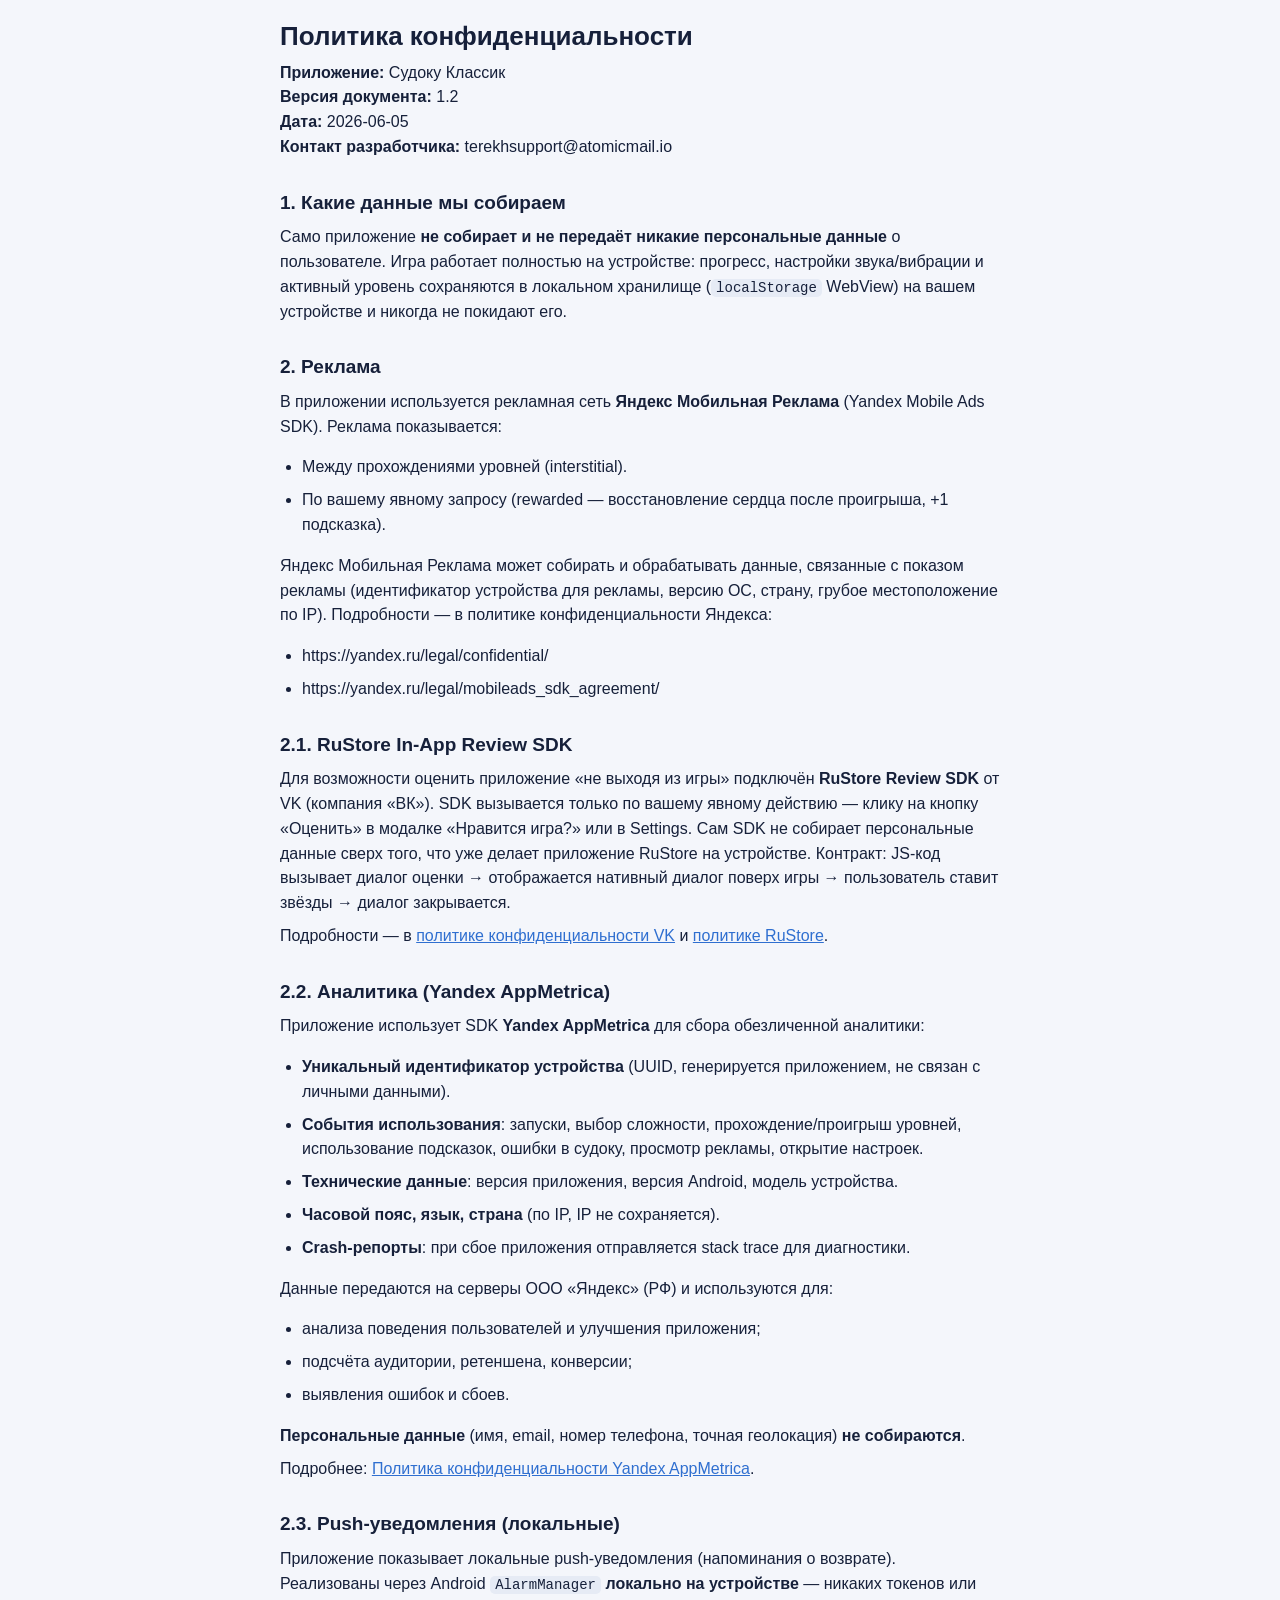
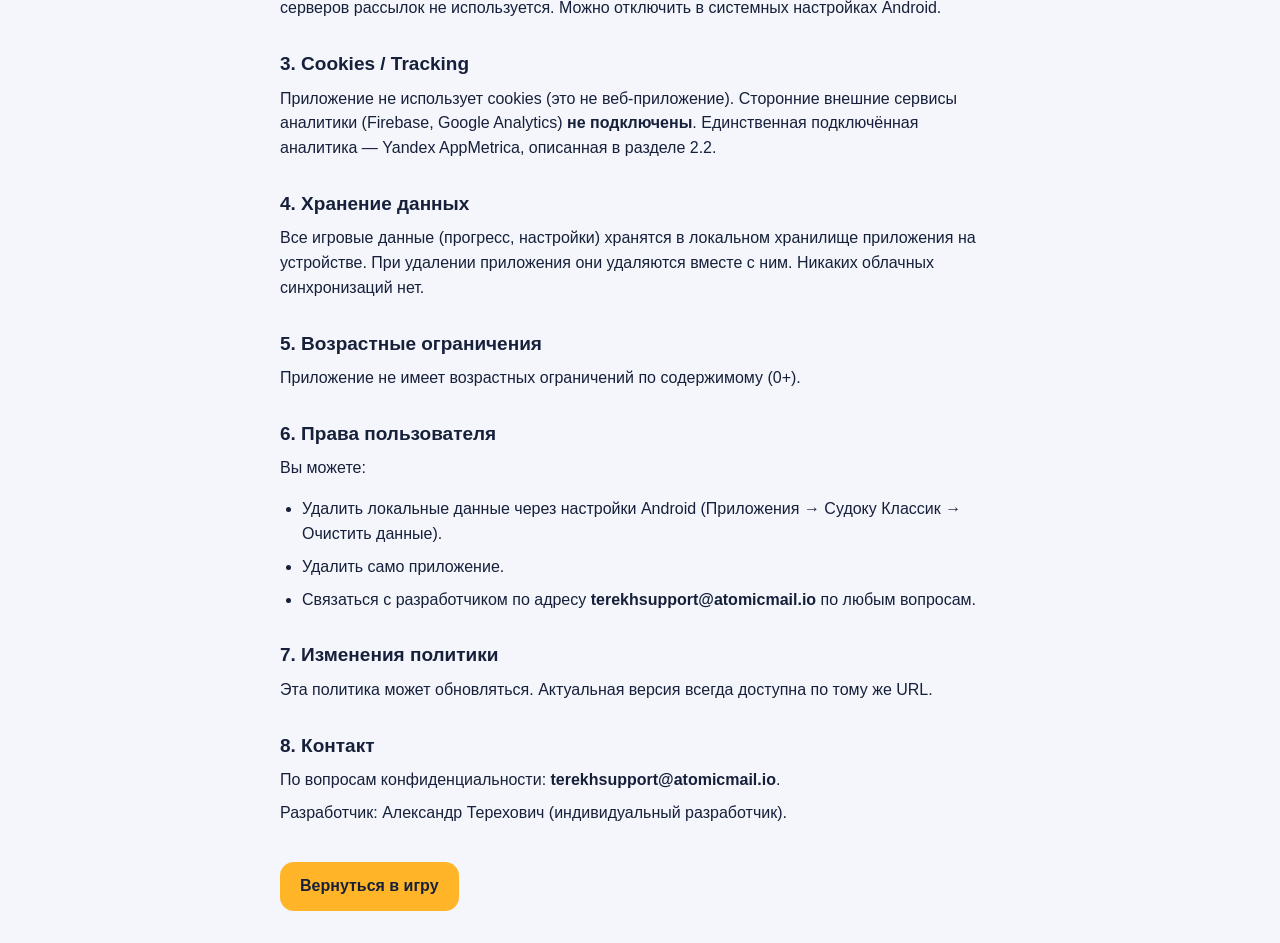
<file: privacy.html>
<!doctype html>
<html lang="ru"><head><meta charset="utf-8">
<meta name="viewport" content="width=device-width, initial-scale=1, viewport-fit=cover">
<title>Политика конфиденциальности — Судоку Мастер</title>
<style>
  :root { color-scheme: light; }
  body { margin: 0; padding: 20px 18px calc(env(safe-area-inset-bottom, 0px) + 32px);
    background: #f4f6fb; color: #16203a; line-height: 1.55;
    font: 16px/1.55 -apple-system, "Segoe UI", Roboto, Arial, sans-serif; }
  main { max-width: 720px; margin: 0 auto; }
  h1 { font-size: 26px; margin: 0 0 6px; line-height: 1.25; }
  h2 { font-size: 19px; margin: 28px 0 8px; }
  h3 { font-size: 17px; margin: 20px 0 6px; }
  p, li { margin: 8px 0; }
  ul { padding-left: 22px; }
  a { color: #2f6fd0; }
  code { background: #e6ebf5; padding: 1px 5px; border-radius: 5px; font-size: 14px; }
  .back { display: inline-block; margin-top: 28px; padding: 12px 20px; border-radius: 14px;
    background: #ffb527; color: #16203a; font-weight: 800; text-decoration: none; }
  /*
   * ПЕЧАТЬ — ЭТО ДОКУМЕНТ, А НЕ ЭКРАН ИГРЫ. Из той же страницы печатается PDF
   * для магазина, и кнопка «Вернуться в игру» на его последней странице
   * выглядела ровно тем, чем была, — куском интерфейса, забредшим в юридический
   * документ. Фон и поля тоже экранные: на бумаге нужен белый лист.
   */
  @media print {
    body { background: #fff; padding: 0; font-size: 11pt; }
    main { max-width: none; }
    .back { display: none; }
    a { color: #16203a; }
    h2, h3 { break-after: avoid; }
  }
</style></head>
<body><main>
<h1>Политика конфиденциальности</h1>
<p><b>Приложение:</b> Судоку Классик<br><b>Версия документа:</b> 1.2<br><b>Дата:</b> 2026-06-05<br><b>Контакт разработчика:</b> terekhsupport@atomicmail.io</p>
<h2>1. Какие данные мы собираем</h2>
<p>Само приложение <b>не собирает и не передаёт никакие персональные данные</b> о пользователе. Игра работает полностью на устройстве: прогресс, настройки звука/вибрации и активный уровень сохраняются в локальном хранилище (<code>localStorage</code> WebView) на вашем устройстве и никогда не покидают его.</p>
<h2>2. Реклама</h2>
<p>В приложении используется рекламная сеть <b>Яндекс Мобильная Реклама</b> (Yandex Mobile Ads SDK). Реклама показывается:</p>
<ul>
<li>Между прохождениями уровней (interstitial).</li>
<li>По вашему явному запросу (rewarded — восстановление сердца после проигрыша, +1 подсказка).</li>
</ul>
<p>Яндекс Мобильная Реклама может собирать и обрабатывать данные, связанные с показом рекламы (идентификатор устройства для рекламы, версию ОС, страну, грубое местоположение по IP). Подробности — в политике конфиденциальности Яндекса:</p>
<ul>
<li>https://yandex.ru/legal/confidential/</li>
<li>https://yandex.ru/legal/mobileads_sdk_agreement/</li>
</ul>
<h2>2.1. RuStore In-App Review SDK</h2>
<p>Для возможности оценить приложение «не выходя из игры» подключён <b>RuStore Review SDK</b> от VK (компания «ВК»). SDK вызывается только по вашему явному действию — клику на кнопку «Оценить» в модалке «Нравится игра?» или в Settings. Сам SDK не собирает персональные данные сверх того, что уже делает приложение RuStore на устройстве. Контракт: JS-код вызывает диалог оценки → отображается нативный диалог поверх игры → пользователь ставит звёзды → диалог закрывается.</p>
<p>Подробности — в <a href="https://vk.com/privacy" target="_blank" rel="noreferrer">политике конфиденциальности VK</a> и <a href="https://www.rustore.ru/help/legal/" target="_blank" rel="noreferrer">политике RuStore</a>.</p>
<h2>2.2. Аналитика (Yandex AppMetrica)</h2>
<p>Приложение использует SDK <b>Yandex AppMetrica</b> для сбора обезличенной аналитики:</p>
<ul>
<li><b>Уникальный идентификатор устройства</b> (UUID, генерируется приложением, не связан с личными данными).</li>
<li><b>События использования</b>: запуски, выбор сложности, прохождение/проигрыш уровней, использование подсказок, ошибки в судоку, просмотр рекламы, открытие настроек.</li>
<li><b>Технические данные</b>: версия приложения, версия Android, модель устройства.</li>
<li><b>Часовой пояс, язык, страна</b> (по IP, IP не сохраняется).</li>
<li><b>Crash-репорты</b>: при сбое приложения отправляется stack trace для диагностики.</li>
</ul>
<p>Данные передаются на серверы ООО «Яндекс» (РФ) и используются для:</p>
<ul>
<li>анализа поведения пользователей и улучшения приложения;</li>
<li>подсчёта аудитории, ретеншена, конверсии;</li>
<li>выявления ошибок и сбоев.</li>
</ul>
<p><b>Персональные данные</b> (имя, email, номер телефона, точная геолокация) <b>не собираются</b>.</p>
<p>Подробнее: <a href="https://yandex.ru/legal/confidential/" target="_blank" rel="noreferrer">Политика конфиденциальности Yandex AppMetrica</a>.</p>
<h2>2.3. Push-уведомления (локальные)</h2>
<p>Приложение показывает локальные push-уведомления (напоминания о возврате). Реализованы через Android <code>AlarmManager</code> <b>локально на устройстве</b> — никаких токенов или серверов рассылок не используется. Можно отключить в системных настройках Android.</p>
<h2>3. Cookies / Tracking</h2>
<p>Приложение не использует cookies (это не веб-приложение). Сторонние внешние сервисы аналитики (Firebase, Google Analytics) <b>не подключены</b>. Единственная подключённая аналитика — Yandex AppMetrica, описанная в разделе 2.2.</p>
<h2>4. Хранение данных</h2>
<p>Все игровые данные (прогресс, настройки) хранятся в локальном хранилище приложения на устройстве. При удалении приложения они удаляются вместе с ним. Никаких облачных синхронизаций нет.</p>
<h2>5. Возрастные ограничения</h2>
<p>Приложение не имеет возрастных ограничений по содержимому (0+).</p>
<h2>6. Права пользователя</h2>
<p>Вы можете:</p>
<ul>
<li>Удалить локальные данные через настройки Android (Приложения → Судоку Классик → Очистить данные).</li>
<li>Удалить само приложение.</li>
<li>Связаться с разработчиком по адресу <b>terekhsupport@atomicmail.io</b> по любым вопросам.</li>
</ul>
<h2>7. Изменения политики</h2>
<p>Эта политика может обновляться. Актуальная версия всегда доступна по тому же URL.</p>
<h2>8. Контакт</h2>
<p>По вопросам конфиденциальности: <b>terekhsupport@atomicmail.io</b>.</p>
<p>Разработчик: Александр Терехович (индивидуальный разработчик).</p>
<a class="back" href="./index.html">Вернуться в игру</a>
</main></body></html>
</file>
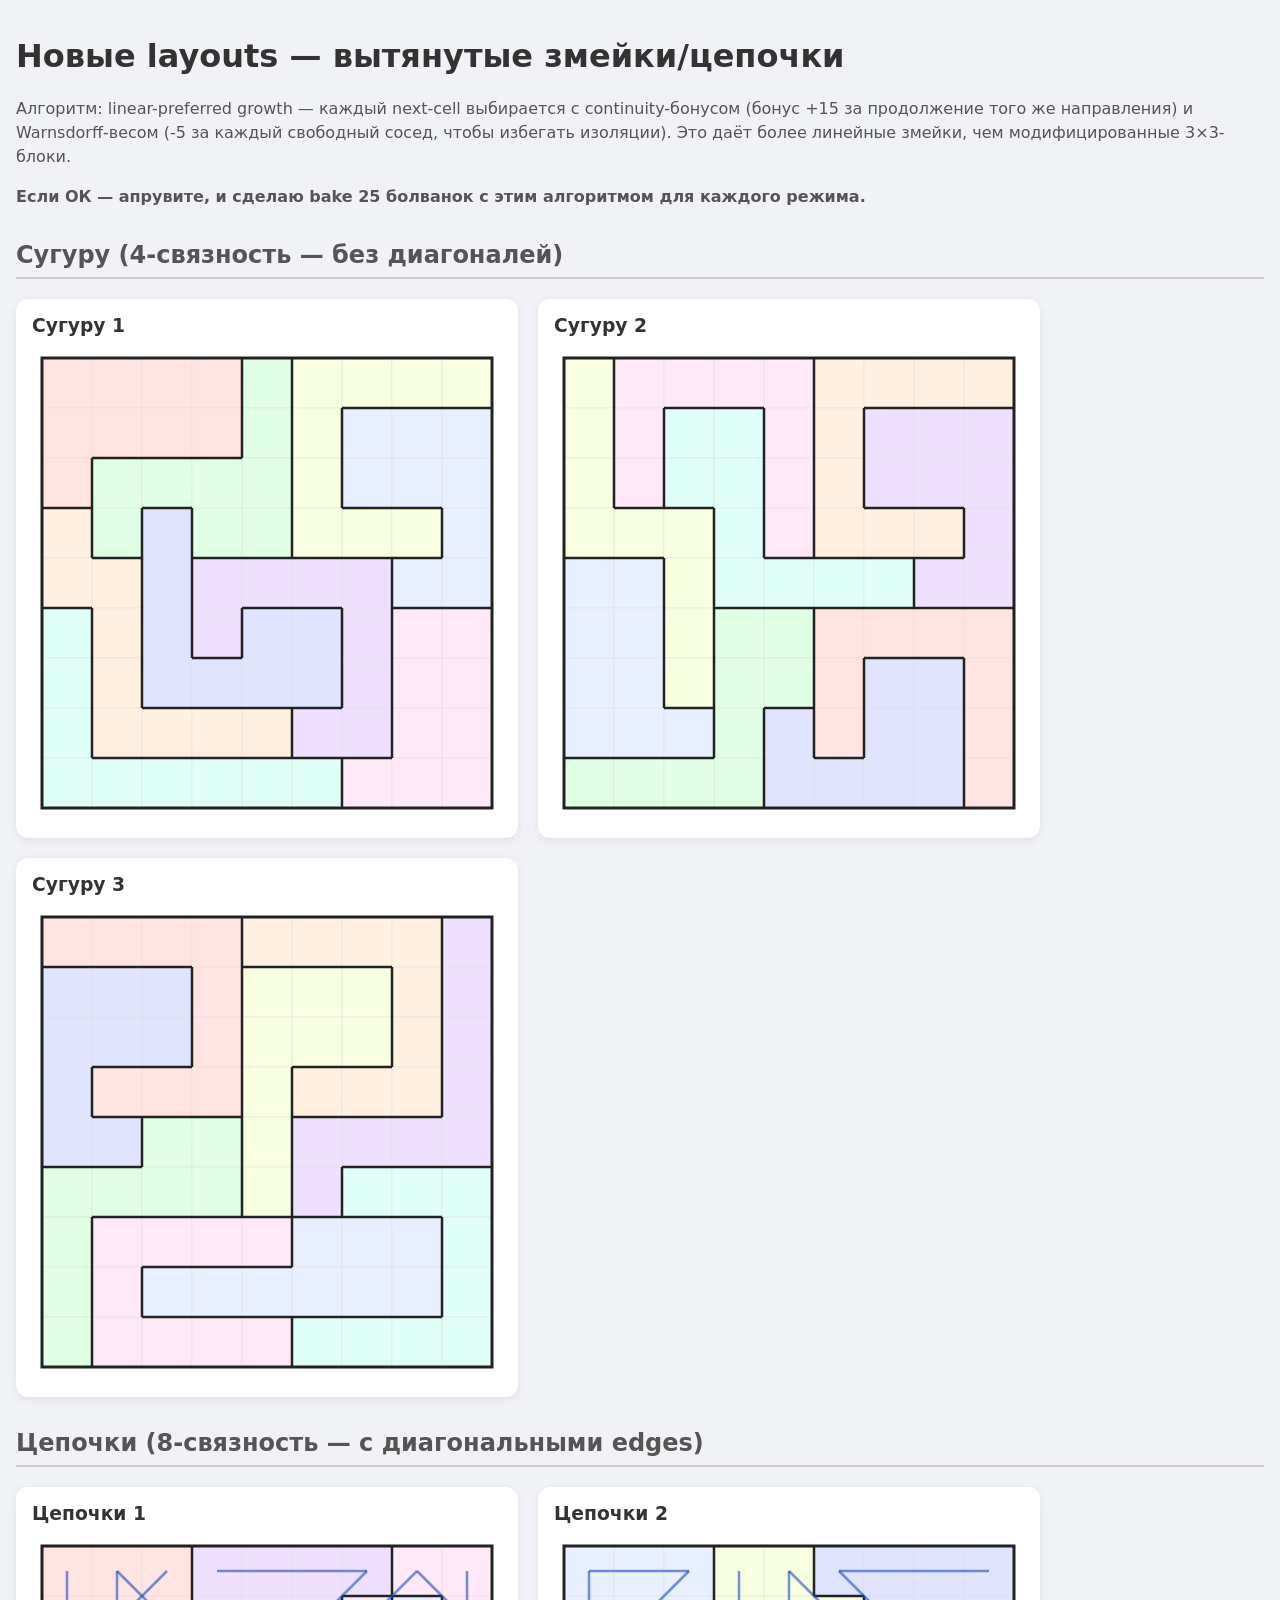
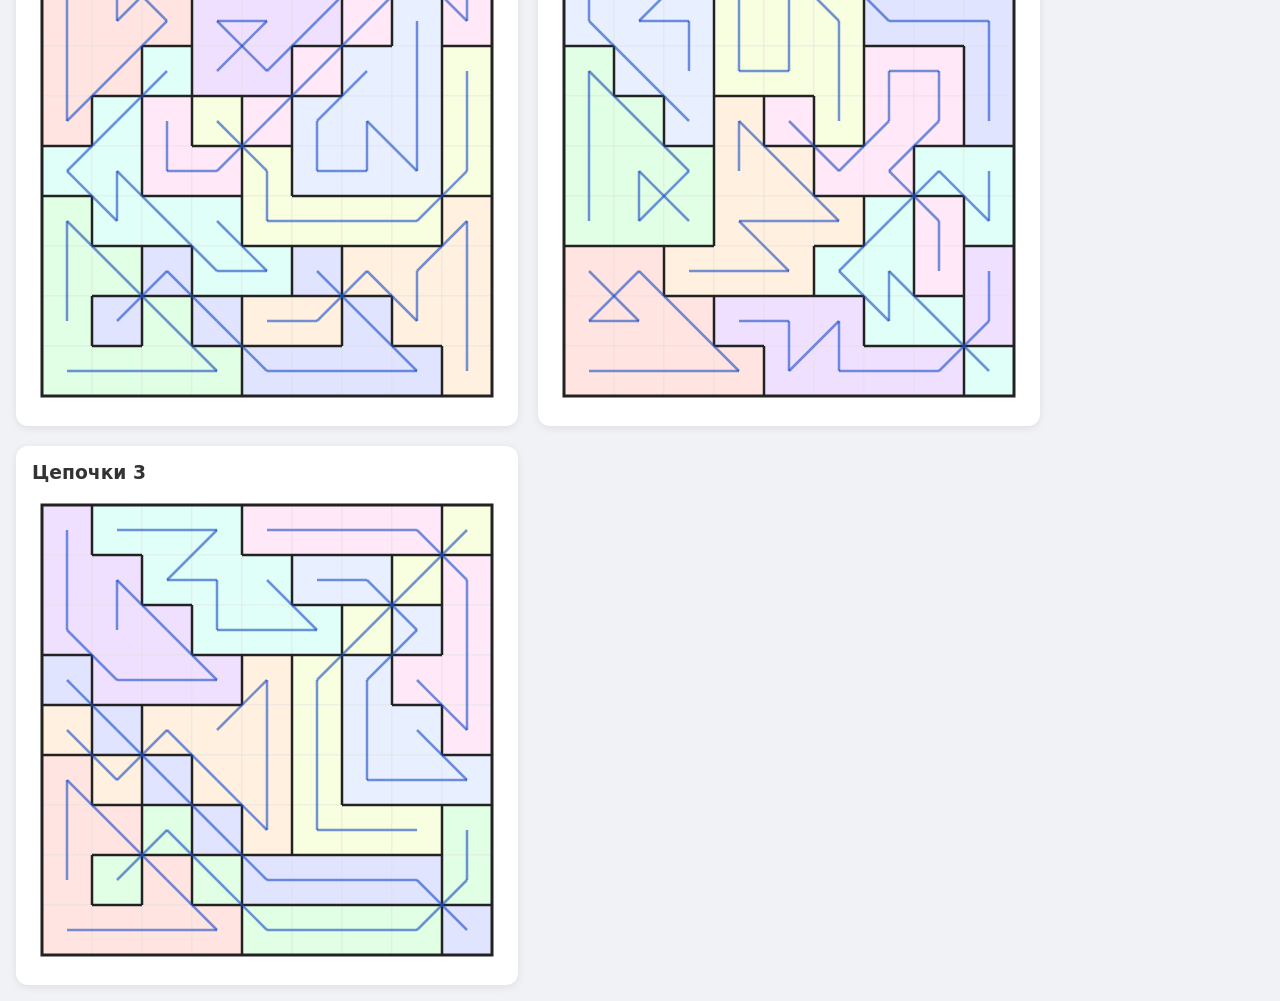
<file: tools/preview-layouts.html>
<!DOCTYPE html>
<html lang="ru">
<head>
<meta charset="utf-8">
<title>Preview layouts</title>
<style>
  body { font-family: system-ui, -apple-system, sans-serif; background: #f0f2f5; padding: 16px; max-width: 1900px; margin: 0 auto; }
  h1 { color: #333; }
  h2 { color: #555; margin-top: 32px; border-bottom: 2px solid #ccc; padding-bottom: 8px; }
  .grid-row { display: flex; gap: 20px; flex-wrap: wrap; }
  .sample { background: white; padding: 16px; border-radius: 12px; box-shadow: 0 2px 8px rgba(0,0,0,0.08); }
  .sample h3 { margin: 0 0 12px; color: #333; }
  p { color: #555; line-height: 1.5; }
</style>
</head>
<body>
<h1>Новые layouts — вытянутые змейки/цепочки</h1>
<p>Алгоритм: linear-preferred growth — каждый next-cell выбирается с continuity-бонусом (бонус +15 за продолжение того же направления) и Warnsdorff-весом (-5 за каждый свободный сосед, чтобы избегать изоляции). Это даёт более линейные змейки, чем модифицированные 3×3-блоки.</p>
<p><b>Если ОК — апрувите, и сделаю bake 25 болванок с этим алгоритмом для каждого режима.</b></p>

<h2>Сугуру (4-связность — без диагоналей)</h2>
<div class="grid-row">
<div class="sample"><h3>Сугуру 1</h3><svg xmlns="http://www.w3.org/2000/svg" viewBox="0 0 470 470" width="470" height="470"><rect width="470" height="470" fill="white"/><rect x="10" y="10" width="50" height="50" fill="#FFE4E1" stroke="#ddd" stroke-width="0.5"/><rect x="60" y="10" width="50" height="50" fill="#FFE4E1" stroke="#ddd" stroke-width="0.5"/><rect x="110" y="10" width="50" height="50" fill="#FFE4E1" stroke="#ddd" stroke-width="0.5"/><rect x="160" y="10" width="50" height="50" fill="#FFE4E1" stroke="#ddd" stroke-width="0.5"/><rect x="210" y="10" width="50" height="50" fill="#E0FFE4" stroke="#ddd" stroke-width="0.5"/><rect x="260" y="10" width="50" height="50" fill="#F8FFE0" stroke="#ddd" stroke-width="0.5"/><rect x="310" y="10" width="50" height="50" fill="#F8FFE0" stroke="#ddd" stroke-width="0.5"/><rect x="360" y="10" width="50" height="50" fill="#F8FFE0" stroke="#ddd" stroke-width="0.5"/><rect x="410" y="10" width="50" height="50" fill="#F8FFE0" stroke="#ddd" stroke-width="0.5"/><rect x="10" y="60" width="50" height="50" fill="#FFE4E1" stroke="#ddd" stroke-width="0.5"/><rect x="60" y="60" width="50" height="50" fill="#FFE4E1" stroke="#ddd" stroke-width="0.5"/><rect x="110" y="60" width="50" height="50" fill="#FFE4E1" stroke="#ddd" stroke-width="0.5"/><rect x="160" y="60" width="50" height="50" fill="#FFE4E1" stroke="#ddd" stroke-width="0.5"/><rect x="210" y="60" width="50" height="50" fill="#E0FFE4" stroke="#ddd" stroke-width="0.5"/><rect x="260" y="60" width="50" height="50" fill="#F8FFE0" stroke="#ddd" stroke-width="0.5"/><rect x="310" y="60" width="50" height="50" fill="#E8F0FF" stroke="#ddd" stroke-width="0.5"/><rect x="360" y="60" width="50" height="50" fill="#E8F0FF" stroke="#ddd" stroke-width="0.5"/><rect x="410" y="60" width="50" height="50" fill="#E8F0FF" stroke="#ddd" stroke-width="0.5"/><rect x="10" y="110" width="50" height="50" fill="#FFE4E1" stroke="#ddd" stroke-width="0.5"/><rect x="60" y="110" width="50" height="50" fill="#E0FFE4" stroke="#ddd" stroke-width="0.5"/><rect x="110" y="110" width="50" height="50" fill="#E0FFE4" stroke="#ddd" stroke-width="0.5"/><rect x="160" y="110" width="50" height="50" fill="#E0FFE4" stroke="#ddd" stroke-width="0.5"/><rect x="210" y="110" width="50" height="50" fill="#E0FFE4" stroke="#ddd" stroke-width="0.5"/><rect x="260" y="110" width="50" height="50" fill="#F8FFE0" stroke="#ddd" stroke-width="0.5"/><rect x="310" y="110" width="50" height="50" fill="#E8F0FF" stroke="#ddd" stroke-width="0.5"/><rect x="360" y="110" width="50" height="50" fill="#E8F0FF" stroke="#ddd" stroke-width="0.5"/><rect x="410" y="110" width="50" height="50" fill="#E8F0FF" stroke="#ddd" stroke-width="0.5"/><rect x="10" y="160" width="50" height="50" fill="#FFF0E0" stroke="#ddd" stroke-width="0.5"/><rect x="60" y="160" width="50" height="50" fill="#E0FFE4" stroke="#ddd" stroke-width="0.5"/><rect x="110" y="160" width="50" height="50" fill="#E0E4FF" stroke="#ddd" stroke-width="0.5"/><rect x="160" y="160" width="50" height="50" fill="#E0FFE4" stroke="#ddd" stroke-width="0.5"/><rect x="210" y="160" width="50" height="50" fill="#E0FFE4" stroke="#ddd" stroke-width="0.5"/><rect x="260" y="160" width="50" height="50" fill="#F8FFE0" stroke="#ddd" stroke-width="0.5"/><rect x="310" y="160" width="50" height="50" fill="#F8FFE0" stroke="#ddd" stroke-width="0.5"/><rect x="360" y="160" width="50" height="50" fill="#F8FFE0" stroke="#ddd" stroke-width="0.5"/><rect x="410" y="160" width="50" height="50" fill="#E8F0FF" stroke="#ddd" stroke-width="0.5"/><rect x="10" y="210" width="50" height="50" fill="#FFF0E0" stroke="#ddd" stroke-width="0.5"/><rect x="60" y="210" width="50" height="50" fill="#FFF0E0" stroke="#ddd" stroke-width="0.5"/><rect x="110" y="210" width="50" height="50" fill="#E0E4FF" stroke="#ddd" stroke-width="0.5"/><rect x="160" y="210" width="50" height="50" fill="#F0E0FF" stroke="#ddd" stroke-width="0.5"/><rect x="210" y="210" width="50" height="50" fill="#F0E0FF" stroke="#ddd" stroke-width="0.5"/><rect x="260" y="210" width="50" height="50" fill="#F0E0FF" stroke="#ddd" stroke-width="0.5"/><rect x="310" y="210" width="50" height="50" fill="#F0E0FF" stroke="#ddd" stroke-width="0.5"/><rect x="360" y="210" width="50" height="50" fill="#E8F0FF" stroke="#ddd" stroke-width="0.5"/><rect x="410" y="210" width="50" height="50" fill="#E8F0FF" stroke="#ddd" stroke-width="0.5"/><rect x="10" y="260" width="50" height="50" fill="#E0FFF8" stroke="#ddd" stroke-width="0.5"/><rect x="60" y="260" width="50" height="50" fill="#FFF0E0" stroke="#ddd" stroke-width="0.5"/><rect x="110" y="260" width="50" height="50" fill="#E0E4FF" stroke="#ddd" stroke-width="0.5"/><rect x="160" y="260" width="50" height="50" fill="#F0E0FF" stroke="#ddd" stroke-width="0.5"/><rect x="210" y="260" width="50" height="50" fill="#E0E4FF" stroke="#ddd" stroke-width="0.5"/><rect x="260" y="260" width="50" height="50" fill="#E0E4FF" stroke="#ddd" stroke-width="0.5"/><rect x="310" y="260" width="50" height="50" fill="#F0E0FF" stroke="#ddd" stroke-width="0.5"/><rect x="360" y="260" width="50" height="50" fill="#FFE8F8" stroke="#ddd" stroke-width="0.5"/><rect x="410" y="260" width="50" height="50" fill="#FFE8F8" stroke="#ddd" stroke-width="0.5"/><rect x="10" y="310" width="50" height="50" fill="#E0FFF8" stroke="#ddd" stroke-width="0.5"/><rect x="60" y="310" width="50" height="50" fill="#FFF0E0" stroke="#ddd" stroke-width="0.5"/><rect x="110" y="310" width="50" height="50" fill="#E0E4FF" stroke="#ddd" stroke-width="0.5"/><rect x="160" y="310" width="50" height="50" fill="#E0E4FF" stroke="#ddd" stroke-width="0.5"/><rect x="210" y="310" width="50" height="50" fill="#E0E4FF" stroke="#ddd" stroke-width="0.5"/><rect x="260" y="310" width="50" height="50" fill="#E0E4FF" stroke="#ddd" stroke-width="0.5"/><rect x="310" y="310" width="50" height="50" fill="#F0E0FF" stroke="#ddd" stroke-width="0.5"/><rect x="360" y="310" width="50" height="50" fill="#FFE8F8" stroke="#ddd" stroke-width="0.5"/><rect x="410" y="310" width="50" height="50" fill="#FFE8F8" stroke="#ddd" stroke-width="0.5"/><rect x="10" y="360" width="50" height="50" fill="#E0FFF8" stroke="#ddd" stroke-width="0.5"/><rect x="60" y="360" width="50" height="50" fill="#FFF0E0" stroke="#ddd" stroke-width="0.5"/><rect x="110" y="360" width="50" height="50" fill="#FFF0E0" stroke="#ddd" stroke-width="0.5"/><rect x="160" y="360" width="50" height="50" fill="#FFF0E0" stroke="#ddd" stroke-width="0.5"/><rect x="210" y="360" width="50" height="50" fill="#FFF0E0" stroke="#ddd" stroke-width="0.5"/><rect x="260" y="360" width="50" height="50" fill="#F0E0FF" stroke="#ddd" stroke-width="0.5"/><rect x="310" y="360" width="50" height="50" fill="#F0E0FF" stroke="#ddd" stroke-width="0.5"/><rect x="360" y="360" width="50" height="50" fill="#FFE8F8" stroke="#ddd" stroke-width="0.5"/><rect x="410" y="360" width="50" height="50" fill="#FFE8F8" stroke="#ddd" stroke-width="0.5"/><rect x="10" y="410" width="50" height="50" fill="#E0FFF8" stroke="#ddd" stroke-width="0.5"/><rect x="60" y="410" width="50" height="50" fill="#E0FFF8" stroke="#ddd" stroke-width="0.5"/><rect x="110" y="410" width="50" height="50" fill="#E0FFF8" stroke="#ddd" stroke-width="0.5"/><rect x="160" y="410" width="50" height="50" fill="#E0FFF8" stroke="#ddd" stroke-width="0.5"/><rect x="210" y="410" width="50" height="50" fill="#E0FFF8" stroke="#ddd" stroke-width="0.5"/><rect x="260" y="410" width="50" height="50" fill="#E0FFF8" stroke="#ddd" stroke-width="0.5"/><rect x="310" y="410" width="50" height="50" fill="#FFE8F8" stroke="#ddd" stroke-width="0.5"/><rect x="360" y="410" width="50" height="50" fill="#FFE8F8" stroke="#ddd" stroke-width="0.5"/><rect x="410" y="410" width="50" height="50" fill="#FFE8F8" stroke="#ddd" stroke-width="0.5"/><line x1="210" y1="10" x2="210" y2="60" stroke="#222" stroke-width="2.5"/><line x1="260" y1="10" x2="260" y2="60" stroke="#222" stroke-width="2.5"/><line x1="310" y1="60" x2="360" y2="60" stroke="#222" stroke-width="2.5"/><line x1="360" y1="60" x2="410" y2="60" stroke="#222" stroke-width="2.5"/><line x1="410" y1="60" x2="460" y2="60" stroke="#222" stroke-width="2.5"/><line x1="60" y1="110" x2="110" y2="110" stroke="#222" stroke-width="2.5"/><line x1="110" y1="110" x2="160" y2="110" stroke="#222" stroke-width="2.5"/><line x1="210" y1="60" x2="210" y2="110" stroke="#222" stroke-width="2.5"/><line x1="160" y1="110" x2="210" y2="110" stroke="#222" stroke-width="2.5"/><line x1="260" y1="60" x2="260" y2="110" stroke="#222" stroke-width="2.5"/><line x1="310" y1="60" x2="310" y2="110" stroke="#222" stroke-width="2.5"/><line x1="60" y1="110" x2="60" y2="160" stroke="#222" stroke-width="2.5"/><line x1="10" y1="160" x2="60" y2="160" stroke="#222" stroke-width="2.5"/><line x1="110" y1="160" x2="160" y2="160" stroke="#222" stroke-width="2.5"/><line x1="260" y1="110" x2="260" y2="160" stroke="#222" stroke-width="2.5"/><line x1="310" y1="110" x2="310" y2="160" stroke="#222" stroke-width="2.5"/><line x1="310" y1="160" x2="360" y2="160" stroke="#222" stroke-width="2.5"/><line x1="360" y1="160" x2="410" y2="160" stroke="#222" stroke-width="2.5"/><line x1="60" y1="160" x2="60" y2="210" stroke="#222" stroke-width="2.5"/><line x1="110" y1="160" x2="110" y2="210" stroke="#222" stroke-width="2.5"/><line x1="60" y1="210" x2="110" y2="210" stroke="#222" stroke-width="2.5"/><line x1="160" y1="160" x2="160" y2="210" stroke="#222" stroke-width="2.5"/><line x1="160" y1="210" x2="210" y2="210" stroke="#222" stroke-width="2.5"/><line x1="260" y1="160" x2="260" y2="210" stroke="#222" stroke-width="2.5"/><line x1="210" y1="210" x2="260" y2="210" stroke="#222" stroke-width="2.5"/><line x1="260" y1="210" x2="310" y2="210" stroke="#222" stroke-width="2.5"/><line x1="310" y1="210" x2="360" y2="210" stroke="#222" stroke-width="2.5"/><line x1="410" y1="160" x2="410" y2="210" stroke="#222" stroke-width="2.5"/><line x1="360" y1="210" x2="410" y2="210" stroke="#222" stroke-width="2.5"/><line x1="10" y1="260" x2="60" y2="260" stroke="#222" stroke-width="2.5"/><line x1="110" y1="210" x2="110" y2="260" stroke="#222" stroke-width="2.5"/><line x1="160" y1="210" x2="160" y2="260" stroke="#222" stroke-width="2.5"/><line x1="210" y1="260" x2="260" y2="260" stroke="#222" stroke-width="2.5"/><line x1="260" y1="260" x2="310" y2="260" stroke="#222" stroke-width="2.5"/><line x1="360" y1="210" x2="360" y2="260" stroke="#222" stroke-width="2.5"/><line x1="360" y1="260" x2="410" y2="260" stroke="#222" stroke-width="2.5"/><line x1="410" y1="260" x2="460" y2="260" stroke="#222" stroke-width="2.5"/><line x1="60" y1="260" x2="60" y2="310" stroke="#222" stroke-width="2.5"/><line x1="110" y1="260" x2="110" y2="310" stroke="#222" stroke-width="2.5"/><line x1="160" y1="260" x2="160" y2="310" stroke="#222" stroke-width="2.5"/><line x1="210" y1="260" x2="210" y2="310" stroke="#222" stroke-width="2.5"/><line x1="160" y1="310" x2="210" y2="310" stroke="#222" stroke-width="2.5"/><line x1="310" y1="260" x2="310" y2="310" stroke="#222" stroke-width="2.5"/><line x1="360" y1="260" x2="360" y2="310" stroke="#222" stroke-width="2.5"/><line x1="60" y1="310" x2="60" y2="360" stroke="#222" stroke-width="2.5"/><line x1="110" y1="310" x2="110" y2="360" stroke="#222" stroke-width="2.5"/><line x1="110" y1="360" x2="160" y2="360" stroke="#222" stroke-width="2.5"/><line x1="160" y1="360" x2="210" y2="360" stroke="#222" stroke-width="2.5"/><line x1="210" y1="360" x2="260" y2="360" stroke="#222" stroke-width="2.5"/><line x1="310" y1="310" x2="310" y2="360" stroke="#222" stroke-width="2.5"/><line x1="260" y1="360" x2="310" y2="360" stroke="#222" stroke-width="2.5"/><line x1="360" y1="310" x2="360" y2="360" stroke="#222" stroke-width="2.5"/><line x1="60" y1="360" x2="60" y2="410" stroke="#222" stroke-width="2.5"/><line x1="60" y1="410" x2="110" y2="410" stroke="#222" stroke-width="2.5"/><line x1="110" y1="410" x2="160" y2="410" stroke="#222" stroke-width="2.5"/><line x1="160" y1="410" x2="210" y2="410" stroke="#222" stroke-width="2.5"/><line x1="260" y1="360" x2="260" y2="410" stroke="#222" stroke-width="2.5"/><line x1="210" y1="410" x2="260" y2="410" stroke="#222" stroke-width="2.5"/><line x1="260" y1="410" x2="310" y2="410" stroke="#222" stroke-width="2.5"/><line x1="360" y1="360" x2="360" y2="410" stroke="#222" stroke-width="2.5"/><line x1="310" y1="410" x2="360" y2="410" stroke="#222" stroke-width="2.5"/><line x1="310" y1="410" x2="310" y2="460" stroke="#222" stroke-width="2.5"/><rect x="10" y="10" width="450" height="450" fill="none" stroke="#222" stroke-width="3"/></svg></div>
<div class="sample"><h3>Сугуру 2</h3><svg xmlns="http://www.w3.org/2000/svg" viewBox="0 0 470 470" width="470" height="470"><rect width="470" height="470" fill="white"/><rect x="10" y="10" width="50" height="50" fill="#F8FFE0" stroke="#ddd" stroke-width="0.5"/><rect x="60" y="10" width="50" height="50" fill="#FFE8F8" stroke="#ddd" stroke-width="0.5"/><rect x="110" y="10" width="50" height="50" fill="#FFE8F8" stroke="#ddd" stroke-width="0.5"/><rect x="160" y="10" width="50" height="50" fill="#FFE8F8" stroke="#ddd" stroke-width="0.5"/><rect x="210" y="10" width="50" height="50" fill="#FFE8F8" stroke="#ddd" stroke-width="0.5"/><rect x="260" y="10" width="50" height="50" fill="#FFF0E0" stroke="#ddd" stroke-width="0.5"/><rect x="310" y="10" width="50" height="50" fill="#FFF0E0" stroke="#ddd" stroke-width="0.5"/><rect x="360" y="10" width="50" height="50" fill="#FFF0E0" stroke="#ddd" stroke-width="0.5"/><rect x="410" y="10" width="50" height="50" fill="#FFF0E0" stroke="#ddd" stroke-width="0.5"/><rect x="10" y="60" width="50" height="50" fill="#F8FFE0" stroke="#ddd" stroke-width="0.5"/><rect x="60" y="60" width="50" height="50" fill="#FFE8F8" stroke="#ddd" stroke-width="0.5"/><rect x="110" y="60" width="50" height="50" fill="#E0FFF8" stroke="#ddd" stroke-width="0.5"/><rect x="160" y="60" width="50" height="50" fill="#E0FFF8" stroke="#ddd" stroke-width="0.5"/><rect x="210" y="60" width="50" height="50" fill="#FFE8F8" stroke="#ddd" stroke-width="0.5"/><rect x="260" y="60" width="50" height="50" fill="#FFF0E0" stroke="#ddd" stroke-width="0.5"/><rect x="310" y="60" width="50" height="50" fill="#F0E0FF" stroke="#ddd" stroke-width="0.5"/><rect x="360" y="60" width="50" height="50" fill="#F0E0FF" stroke="#ddd" stroke-width="0.5"/><rect x="410" y="60" width="50" height="50" fill="#F0E0FF" stroke="#ddd" stroke-width="0.5"/><rect x="10" y="110" width="50" height="50" fill="#F8FFE0" stroke="#ddd" stroke-width="0.5"/><rect x="60" y="110" width="50" height="50" fill="#FFE8F8" stroke="#ddd" stroke-width="0.5"/><rect x="110" y="110" width="50" height="50" fill="#E0FFF8" stroke="#ddd" stroke-width="0.5"/><rect x="160" y="110" width="50" height="50" fill="#E0FFF8" stroke="#ddd" stroke-width="0.5"/><rect x="210" y="110" width="50" height="50" fill="#FFE8F8" stroke="#ddd" stroke-width="0.5"/><rect x="260" y="110" width="50" height="50" fill="#FFF0E0" stroke="#ddd" stroke-width="0.5"/><rect x="310" y="110" width="50" height="50" fill="#F0E0FF" stroke="#ddd" stroke-width="0.5"/><rect x="360" y="110" width="50" height="50" fill="#F0E0FF" stroke="#ddd" stroke-width="0.5"/><rect x="410" y="110" width="50" height="50" fill="#F0E0FF" stroke="#ddd" stroke-width="0.5"/><rect x="10" y="160" width="50" height="50" fill="#F8FFE0" stroke="#ddd" stroke-width="0.5"/><rect x="60" y="160" width="50" height="50" fill="#F8FFE0" stroke="#ddd" stroke-width="0.5"/><rect x="110" y="160" width="50" height="50" fill="#F8FFE0" stroke="#ddd" stroke-width="0.5"/><rect x="160" y="160" width="50" height="50" fill="#E0FFF8" stroke="#ddd" stroke-width="0.5"/><rect x="210" y="160" width="50" height="50" fill="#FFE8F8" stroke="#ddd" stroke-width="0.5"/><rect x="260" y="160" width="50" height="50" fill="#FFF0E0" stroke="#ddd" stroke-width="0.5"/><rect x="310" y="160" width="50" height="50" fill="#FFF0E0" stroke="#ddd" stroke-width="0.5"/><rect x="360" y="160" width="50" height="50" fill="#FFF0E0" stroke="#ddd" stroke-width="0.5"/><rect x="410" y="160" width="50" height="50" fill="#F0E0FF" stroke="#ddd" stroke-width="0.5"/><rect x="10" y="210" width="50" height="50" fill="#E8F0FF" stroke="#ddd" stroke-width="0.5"/><rect x="60" y="210" width="50" height="50" fill="#E8F0FF" stroke="#ddd" stroke-width="0.5"/><rect x="110" y="210" width="50" height="50" fill="#F8FFE0" stroke="#ddd" stroke-width="0.5"/><rect x="160" y="210" width="50" height="50" fill="#E0FFF8" stroke="#ddd" stroke-width="0.5"/><rect x="210" y="210" width="50" height="50" fill="#E0FFF8" stroke="#ddd" stroke-width="0.5"/><rect x="260" y="210" width="50" height="50" fill="#E0FFF8" stroke="#ddd" stroke-width="0.5"/><rect x="310" y="210" width="50" height="50" fill="#E0FFF8" stroke="#ddd" stroke-width="0.5"/><rect x="360" y="210" width="50" height="50" fill="#F0E0FF" stroke="#ddd" stroke-width="0.5"/><rect x="410" y="210" width="50" height="50" fill="#F0E0FF" stroke="#ddd" stroke-width="0.5"/><rect x="10" y="260" width="50" height="50" fill="#E8F0FF" stroke="#ddd" stroke-width="0.5"/><rect x="60" y="260" width="50" height="50" fill="#E8F0FF" stroke="#ddd" stroke-width="0.5"/><rect x="110" y="260" width="50" height="50" fill="#F8FFE0" stroke="#ddd" stroke-width="0.5"/><rect x="160" y="260" width="50" height="50" fill="#E0FFE4" stroke="#ddd" stroke-width="0.5"/><rect x="210" y="260" width="50" height="50" fill="#E0FFE4" stroke="#ddd" stroke-width="0.5"/><rect x="260" y="260" width="50" height="50" fill="#FFE4E1" stroke="#ddd" stroke-width="0.5"/><rect x="310" y="260" width="50" height="50" fill="#FFE4E1" stroke="#ddd" stroke-width="0.5"/><rect x="360" y="260" width="50" height="50" fill="#FFE4E1" stroke="#ddd" stroke-width="0.5"/><rect x="410" y="260" width="50" height="50" fill="#FFE4E1" stroke="#ddd" stroke-width="0.5"/><rect x="10" y="310" width="50" height="50" fill="#E8F0FF" stroke="#ddd" stroke-width="0.5"/><rect x="60" y="310" width="50" height="50" fill="#E8F0FF" stroke="#ddd" stroke-width="0.5"/><rect x="110" y="310" width="50" height="50" fill="#F8FFE0" stroke="#ddd" stroke-width="0.5"/><rect x="160" y="310" width="50" height="50" fill="#E0FFE4" stroke="#ddd" stroke-width="0.5"/><rect x="210" y="310" width="50" height="50" fill="#E0FFE4" stroke="#ddd" stroke-width="0.5"/><rect x="260" y="310" width="50" height="50" fill="#FFE4E1" stroke="#ddd" stroke-width="0.5"/><rect x="310" y="310" width="50" height="50" fill="#E0E4FF" stroke="#ddd" stroke-width="0.5"/><rect x="360" y="310" width="50" height="50" fill="#E0E4FF" stroke="#ddd" stroke-width="0.5"/><rect x="410" y="310" width="50" height="50" fill="#FFE4E1" stroke="#ddd" stroke-width="0.5"/><rect x="10" y="360" width="50" height="50" fill="#E8F0FF" stroke="#ddd" stroke-width="0.5"/><rect x="60" y="360" width="50" height="50" fill="#E8F0FF" stroke="#ddd" stroke-width="0.5"/><rect x="110" y="360" width="50" height="50" fill="#E8F0FF" stroke="#ddd" stroke-width="0.5"/><rect x="160" y="360" width="50" height="50" fill="#E0FFE4" stroke="#ddd" stroke-width="0.5"/><rect x="210" y="360" width="50" height="50" fill="#E0E4FF" stroke="#ddd" stroke-width="0.5"/><rect x="260" y="360" width="50" height="50" fill="#FFE4E1" stroke="#ddd" stroke-width="0.5"/><rect x="310" y="360" width="50" height="50" fill="#E0E4FF" stroke="#ddd" stroke-width="0.5"/><rect x="360" y="360" width="50" height="50" fill="#E0E4FF" stroke="#ddd" stroke-width="0.5"/><rect x="410" y="360" width="50" height="50" fill="#FFE4E1" stroke="#ddd" stroke-width="0.5"/><rect x="10" y="410" width="50" height="50" fill="#E0FFE4" stroke="#ddd" stroke-width="0.5"/><rect x="60" y="410" width="50" height="50" fill="#E0FFE4" stroke="#ddd" stroke-width="0.5"/><rect x="110" y="410" width="50" height="50" fill="#E0FFE4" stroke="#ddd" stroke-width="0.5"/><rect x="160" y="410" width="50" height="50" fill="#E0FFE4" stroke="#ddd" stroke-width="0.5"/><rect x="210" y="410" width="50" height="50" fill="#E0E4FF" stroke="#ddd" stroke-width="0.5"/><rect x="260" y="410" width="50" height="50" fill="#E0E4FF" stroke="#ddd" stroke-width="0.5"/><rect x="310" y="410" width="50" height="50" fill="#E0E4FF" stroke="#ddd" stroke-width="0.5"/><rect x="360" y="410" width="50" height="50" fill="#E0E4FF" stroke="#ddd" stroke-width="0.5"/><rect x="410" y="410" width="50" height="50" fill="#FFE4E1" stroke="#ddd" stroke-width="0.5"/><line x1="60" y1="10" x2="60" y2="60" stroke="#222" stroke-width="2.5"/><line x1="110" y1="60" x2="160" y2="60" stroke="#222" stroke-width="2.5"/><line x1="160" y1="60" x2="210" y2="60" stroke="#222" stroke-width="2.5"/><line x1="260" y1="10" x2="260" y2="60" stroke="#222" stroke-width="2.5"/><line x1="310" y1="60" x2="360" y2="60" stroke="#222" stroke-width="2.5"/><line x1="360" y1="60" x2="410" y2="60" stroke="#222" stroke-width="2.5"/><line x1="410" y1="60" x2="460" y2="60" stroke="#222" stroke-width="2.5"/><line x1="60" y1="60" x2="60" y2="110" stroke="#222" stroke-width="2.5"/><line x1="110" y1="60" x2="110" y2="110" stroke="#222" stroke-width="2.5"/><line x1="210" y1="60" x2="210" y2="110" stroke="#222" stroke-width="2.5"/><line x1="260" y1="60" x2="260" y2="110" stroke="#222" stroke-width="2.5"/><line x1="310" y1="60" x2="310" y2="110" stroke="#222" stroke-width="2.5"/><line x1="60" y1="110" x2="60" y2="160" stroke="#222" stroke-width="2.5"/><line x1="110" y1="110" x2="110" y2="160" stroke="#222" stroke-width="2.5"/><line x1="60" y1="160" x2="110" y2="160" stroke="#222" stroke-width="2.5"/><line x1="110" y1="160" x2="160" y2="160" stroke="#222" stroke-width="2.5"/><line x1="210" y1="110" x2="210" y2="160" stroke="#222" stroke-width="2.5"/><line x1="260" y1="110" x2="260" y2="160" stroke="#222" stroke-width="2.5"/><line x1="310" y1="110" x2="310" y2="160" stroke="#222" stroke-width="2.5"/><line x1="310" y1="160" x2="360" y2="160" stroke="#222" stroke-width="2.5"/><line x1="360" y1="160" x2="410" y2="160" stroke="#222" stroke-width="2.5"/><line x1="10" y1="210" x2="60" y2="210" stroke="#222" stroke-width="2.5"/><line x1="60" y1="210" x2="110" y2="210" stroke="#222" stroke-width="2.5"/><line x1="160" y1="160" x2="160" y2="210" stroke="#222" stroke-width="2.5"/><line x1="210" y1="160" x2="210" y2="210" stroke="#222" stroke-width="2.5"/><line x1="260" y1="160" x2="260" y2="210" stroke="#222" stroke-width="2.5"/><line x1="210" y1="210" x2="260" y2="210" stroke="#222" stroke-width="2.5"/><line x1="260" y1="210" x2="310" y2="210" stroke="#222" stroke-width="2.5"/><line x1="310" y1="210" x2="360" y2="210" stroke="#222" stroke-width="2.5"/><line x1="410" y1="160" x2="410" y2="210" stroke="#222" stroke-width="2.5"/><line x1="360" y1="210" x2="410" y2="210" stroke="#222" stroke-width="2.5"/><line x1="110" y1="210" x2="110" y2="260" stroke="#222" stroke-width="2.5"/><line x1="160" y1="210" x2="160" y2="260" stroke="#222" stroke-width="2.5"/><line x1="160" y1="260" x2="210" y2="260" stroke="#222" stroke-width="2.5"/><line x1="210" y1="260" x2="260" y2="260" stroke="#222" stroke-width="2.5"/><line x1="260" y1="260" x2="310" y2="260" stroke="#222" stroke-width="2.5"/><line x1="360" y1="210" x2="360" y2="260" stroke="#222" stroke-width="2.5"/><line x1="310" y1="260" x2="360" y2="260" stroke="#222" stroke-width="2.5"/><line x1="360" y1="260" x2="410" y2="260" stroke="#222" stroke-width="2.5"/><line x1="410" y1="260" x2="460" y2="260" stroke="#222" stroke-width="2.5"/><line x1="110" y1="260" x2="110" y2="310" stroke="#222" stroke-width="2.5"/><line x1="160" y1="260" x2="160" y2="310" stroke="#222" stroke-width="2.5"/><line x1="260" y1="260" x2="260" y2="310" stroke="#222" stroke-width="2.5"/><line x1="310" y1="310" x2="360" y2="310" stroke="#222" stroke-width="2.5"/><line x1="360" y1="310" x2="410" y2="310" stroke="#222" stroke-width="2.5"/><line x1="110" y1="310" x2="110" y2="360" stroke="#222" stroke-width="2.5"/><line x1="160" y1="310" x2="160" y2="360" stroke="#222" stroke-width="2.5"/><line x1="110" y1="360" x2="160" y2="360" stroke="#222" stroke-width="2.5"/><line x1="260" y1="310" x2="260" y2="360" stroke="#222" stroke-width="2.5"/><line x1="210" y1="360" x2="260" y2="360" stroke="#222" stroke-width="2.5"/><line x1="310" y1="310" x2="310" y2="360" stroke="#222" stroke-width="2.5"/><line x1="410" y1="310" x2="410" y2="360" stroke="#222" stroke-width="2.5"/><line x1="10" y1="410" x2="60" y2="410" stroke="#222" stroke-width="2.5"/><line x1="60" y1="410" x2="110" y2="410" stroke="#222" stroke-width="2.5"/><line x1="160" y1="360" x2="160" y2="410" stroke="#222" stroke-width="2.5"/><line x1="110" y1="410" x2="160" y2="410" stroke="#222" stroke-width="2.5"/><line x1="210" y1="360" x2="210" y2="410" stroke="#222" stroke-width="2.5"/><line x1="260" y1="360" x2="260" y2="410" stroke="#222" stroke-width="2.5"/><line x1="310" y1="360" x2="310" y2="410" stroke="#222" stroke-width="2.5"/><line x1="260" y1="410" x2="310" y2="410" stroke="#222" stroke-width="2.5"/><line x1="410" y1="360" x2="410" y2="410" stroke="#222" stroke-width="2.5"/><line x1="210" y1="410" x2="210" y2="460" stroke="#222" stroke-width="2.5"/><line x1="410" y1="410" x2="410" y2="460" stroke="#222" stroke-width="2.5"/><rect x="10" y="10" width="450" height="450" fill="none" stroke="#222" stroke-width="3"/></svg></div>
<div class="sample"><h3>Сугуру 3</h3><svg xmlns="http://www.w3.org/2000/svg" viewBox="0 0 470 470" width="470" height="470"><rect width="470" height="470" fill="white"/><rect x="10" y="10" width="50" height="50" fill="#FFE4E1" stroke="#ddd" stroke-width="0.5"/><rect x="60" y="10" width="50" height="50" fill="#FFE4E1" stroke="#ddd" stroke-width="0.5"/><rect x="110" y="10" width="50" height="50" fill="#FFE4E1" stroke="#ddd" stroke-width="0.5"/><rect x="160" y="10" width="50" height="50" fill="#FFE4E1" stroke="#ddd" stroke-width="0.5"/><rect x="210" y="10" width="50" height="50" fill="#FFF0E0" stroke="#ddd" stroke-width="0.5"/><rect x="260" y="10" width="50" height="50" fill="#FFF0E0" stroke="#ddd" stroke-width="0.5"/><rect x="310" y="10" width="50" height="50" fill="#FFF0E0" stroke="#ddd" stroke-width="0.5"/><rect x="360" y="10" width="50" height="50" fill="#FFF0E0" stroke="#ddd" stroke-width="0.5"/><rect x="410" y="10" width="50" height="50" fill="#F0E0FF" stroke="#ddd" stroke-width="0.5"/><rect x="10" y="60" width="50" height="50" fill="#E0E4FF" stroke="#ddd" stroke-width="0.5"/><rect x="60" y="60" width="50" height="50" fill="#E0E4FF" stroke="#ddd" stroke-width="0.5"/><rect x="110" y="60" width="50" height="50" fill="#E0E4FF" stroke="#ddd" stroke-width="0.5"/><rect x="160" y="60" width="50" height="50" fill="#FFE4E1" stroke="#ddd" stroke-width="0.5"/><rect x="210" y="60" width="50" height="50" fill="#F8FFE0" stroke="#ddd" stroke-width="0.5"/><rect x="260" y="60" width="50" height="50" fill="#F8FFE0" stroke="#ddd" stroke-width="0.5"/><rect x="310" y="60" width="50" height="50" fill="#F8FFE0" stroke="#ddd" stroke-width="0.5"/><rect x="360" y="60" width="50" height="50" fill="#FFF0E0" stroke="#ddd" stroke-width="0.5"/><rect x="410" y="60" width="50" height="50" fill="#F0E0FF" stroke="#ddd" stroke-width="0.5"/><rect x="10" y="110" width="50" height="50" fill="#E0E4FF" stroke="#ddd" stroke-width="0.5"/><rect x="60" y="110" width="50" height="50" fill="#E0E4FF" stroke="#ddd" stroke-width="0.5"/><rect x="110" y="110" width="50" height="50" fill="#E0E4FF" stroke="#ddd" stroke-width="0.5"/><rect x="160" y="110" width="50" height="50" fill="#FFE4E1" stroke="#ddd" stroke-width="0.5"/><rect x="210" y="110" width="50" height="50" fill="#F8FFE0" stroke="#ddd" stroke-width="0.5"/><rect x="260" y="110" width="50" height="50" fill="#F8FFE0" stroke="#ddd" stroke-width="0.5"/><rect x="310" y="110" width="50" height="50" fill="#F8FFE0" stroke="#ddd" stroke-width="0.5"/><rect x="360" y="110" width="50" height="50" fill="#FFF0E0" stroke="#ddd" stroke-width="0.5"/><rect x="410" y="110" width="50" height="50" fill="#F0E0FF" stroke="#ddd" stroke-width="0.5"/><rect x="10" y="160" width="50" height="50" fill="#E0E4FF" stroke="#ddd" stroke-width="0.5"/><rect x="60" y="160" width="50" height="50" fill="#FFE4E1" stroke="#ddd" stroke-width="0.5"/><rect x="110" y="160" width="50" height="50" fill="#FFE4E1" stroke="#ddd" stroke-width="0.5"/><rect x="160" y="160" width="50" height="50" fill="#FFE4E1" stroke="#ddd" stroke-width="0.5"/><rect x="210" y="160" width="50" height="50" fill="#F8FFE0" stroke="#ddd" stroke-width="0.5"/><rect x="260" y="160" width="50" height="50" fill="#FFF0E0" stroke="#ddd" stroke-width="0.5"/><rect x="310" y="160" width="50" height="50" fill="#FFF0E0" stroke="#ddd" stroke-width="0.5"/><rect x="360" y="160" width="50" height="50" fill="#FFF0E0" stroke="#ddd" stroke-width="0.5"/><rect x="410" y="160" width="50" height="50" fill="#F0E0FF" stroke="#ddd" stroke-width="0.5"/><rect x="10" y="210" width="50" height="50" fill="#E0E4FF" stroke="#ddd" stroke-width="0.5"/><rect x="60" y="210" width="50" height="50" fill="#E0E4FF" stroke="#ddd" stroke-width="0.5"/><rect x="110" y="210" width="50" height="50" fill="#E0FFE4" stroke="#ddd" stroke-width="0.5"/><rect x="160" y="210" width="50" height="50" fill="#E0FFE4" stroke="#ddd" stroke-width="0.5"/><rect x="210" y="210" width="50" height="50" fill="#F8FFE0" stroke="#ddd" stroke-width="0.5"/><rect x="260" y="210" width="50" height="50" fill="#F0E0FF" stroke="#ddd" stroke-width="0.5"/><rect x="310" y="210" width="50" height="50" fill="#F0E0FF" stroke="#ddd" stroke-width="0.5"/><rect x="360" y="210" width="50" height="50" fill="#F0E0FF" stroke="#ddd" stroke-width="0.5"/><rect x="410" y="210" width="50" height="50" fill="#F0E0FF" stroke="#ddd" stroke-width="0.5"/><rect x="10" y="260" width="50" height="50" fill="#E0FFE4" stroke="#ddd" stroke-width="0.5"/><rect x="60" y="260" width="50" height="50" fill="#E0FFE4" stroke="#ddd" stroke-width="0.5"/><rect x="110" y="260" width="50" height="50" fill="#E0FFE4" stroke="#ddd" stroke-width="0.5"/><rect x="160" y="260" width="50" height="50" fill="#E0FFE4" stroke="#ddd" stroke-width="0.5"/><rect x="210" y="260" width="50" height="50" fill="#F8FFE0" stroke="#ddd" stroke-width="0.5"/><rect x="260" y="260" width="50" height="50" fill="#F0E0FF" stroke="#ddd" stroke-width="0.5"/><rect x="310" y="260" width="50" height="50" fill="#E0FFF8" stroke="#ddd" stroke-width="0.5"/><rect x="360" y="260" width="50" height="50" fill="#E0FFF8" stroke="#ddd" stroke-width="0.5"/><rect x="410" y="260" width="50" height="50" fill="#E0FFF8" stroke="#ddd" stroke-width="0.5"/><rect x="10" y="310" width="50" height="50" fill="#E0FFE4" stroke="#ddd" stroke-width="0.5"/><rect x="60" y="310" width="50" height="50" fill="#FFE8F8" stroke="#ddd" stroke-width="0.5"/><rect x="110" y="310" width="50" height="50" fill="#FFE8F8" stroke="#ddd" stroke-width="0.5"/><rect x="160" y="310" width="50" height="50" fill="#FFE8F8" stroke="#ddd" stroke-width="0.5"/><rect x="210" y="310" width="50" height="50" fill="#FFE8F8" stroke="#ddd" stroke-width="0.5"/><rect x="260" y="310" width="50" height="50" fill="#E8F0FF" stroke="#ddd" stroke-width="0.5"/><rect x="310" y="310" width="50" height="50" fill="#E8F0FF" stroke="#ddd" stroke-width="0.5"/><rect x="360" y="310" width="50" height="50" fill="#E8F0FF" stroke="#ddd" stroke-width="0.5"/><rect x="410" y="310" width="50" height="50" fill="#E0FFF8" stroke="#ddd" stroke-width="0.5"/><rect x="10" y="360" width="50" height="50" fill="#E0FFE4" stroke="#ddd" stroke-width="0.5"/><rect x="60" y="360" width="50" height="50" fill="#FFE8F8" stroke="#ddd" stroke-width="0.5"/><rect x="110" y="360" width="50" height="50" fill="#E8F0FF" stroke="#ddd" stroke-width="0.5"/><rect x="160" y="360" width="50" height="50" fill="#E8F0FF" stroke="#ddd" stroke-width="0.5"/><rect x="210" y="360" width="50" height="50" fill="#E8F0FF" stroke="#ddd" stroke-width="0.5"/><rect x="260" y="360" width="50" height="50" fill="#E8F0FF" stroke="#ddd" stroke-width="0.5"/><rect x="310" y="360" width="50" height="50" fill="#E8F0FF" stroke="#ddd" stroke-width="0.5"/><rect x="360" y="360" width="50" height="50" fill="#E8F0FF" stroke="#ddd" stroke-width="0.5"/><rect x="410" y="360" width="50" height="50" fill="#E0FFF8" stroke="#ddd" stroke-width="0.5"/><rect x="10" y="410" width="50" height="50" fill="#E0FFE4" stroke="#ddd" stroke-width="0.5"/><rect x="60" y="410" width="50" height="50" fill="#FFE8F8" stroke="#ddd" stroke-width="0.5"/><rect x="110" y="410" width="50" height="50" fill="#FFE8F8" stroke="#ddd" stroke-width="0.5"/><rect x="160" y="410" width="50" height="50" fill="#FFE8F8" stroke="#ddd" stroke-width="0.5"/><rect x="210" y="410" width="50" height="50" fill="#FFE8F8" stroke="#ddd" stroke-width="0.5"/><rect x="260" y="410" width="50" height="50" fill="#E0FFF8" stroke="#ddd" stroke-width="0.5"/><rect x="310" y="410" width="50" height="50" fill="#E0FFF8" stroke="#ddd" stroke-width="0.5"/><rect x="360" y="410" width="50" height="50" fill="#E0FFF8" stroke="#ddd" stroke-width="0.5"/><rect x="410" y="410" width="50" height="50" fill="#E0FFF8" stroke="#ddd" stroke-width="0.5"/><line x1="10" y1="60" x2="60" y2="60" stroke="#222" stroke-width="2.5"/><line x1="60" y1="60" x2="110" y2="60" stroke="#222" stroke-width="2.5"/><line x1="110" y1="60" x2="160" y2="60" stroke="#222" stroke-width="2.5"/><line x1="210" y1="10" x2="210" y2="60" stroke="#222" stroke-width="2.5"/><line x1="210" y1="60" x2="260" y2="60" stroke="#222" stroke-width="2.5"/><line x1="260" y1="60" x2="310" y2="60" stroke="#222" stroke-width="2.5"/><line x1="310" y1="60" x2="360" y2="60" stroke="#222" stroke-width="2.5"/><line x1="410" y1="10" x2="410" y2="60" stroke="#222" stroke-width="2.5"/><line x1="160" y1="60" x2="160" y2="110" stroke="#222" stroke-width="2.5"/><line x1="210" y1="60" x2="210" y2="110" stroke="#222" stroke-width="2.5"/><line x1="360" y1="60" x2="360" y2="110" stroke="#222" stroke-width="2.5"/><line x1="410" y1="60" x2="410" y2="110" stroke="#222" stroke-width="2.5"/><line x1="60" y1="160" x2="110" y2="160" stroke="#222" stroke-width="2.5"/><line x1="160" y1="110" x2="160" y2="160" stroke="#222" stroke-width="2.5"/><line x1="110" y1="160" x2="160" y2="160" stroke="#222" stroke-width="2.5"/><line x1="210" y1="110" x2="210" y2="160" stroke="#222" stroke-width="2.5"/><line x1="260" y1="160" x2="310" y2="160" stroke="#222" stroke-width="2.5"/><line x1="360" y1="110" x2="360" y2="160" stroke="#222" stroke-width="2.5"/><line x1="310" y1="160" x2="360" y2="160" stroke="#222" stroke-width="2.5"/><line x1="410" y1="110" x2="410" y2="160" stroke="#222" stroke-width="2.5"/><line x1="60" y1="160" x2="60" y2="210" stroke="#222" stroke-width="2.5"/><line x1="60" y1="210" x2="110" y2="210" stroke="#222" stroke-width="2.5"/><line x1="110" y1="210" x2="160" y2="210" stroke="#222" stroke-width="2.5"/><line x1="210" y1="160" x2="210" y2="210" stroke="#222" stroke-width="2.5"/><line x1="160" y1="210" x2="210" y2="210" stroke="#222" stroke-width="2.5"/><line x1="260" y1="160" x2="260" y2="210" stroke="#222" stroke-width="2.5"/><line x1="260" y1="210" x2="310" y2="210" stroke="#222" stroke-width="2.5"/><line x1="310" y1="210" x2="360" y2="210" stroke="#222" stroke-width="2.5"/><line x1="410" y1="160" x2="410" y2="210" stroke="#222" stroke-width="2.5"/><line x1="360" y1="210" x2="410" y2="210" stroke="#222" stroke-width="2.5"/><line x1="10" y1="260" x2="60" y2="260" stroke="#222" stroke-width="2.5"/><line x1="110" y1="210" x2="110" y2="260" stroke="#222" stroke-width="2.5"/><line x1="60" y1="260" x2="110" y2="260" stroke="#222" stroke-width="2.5"/><line x1="210" y1="210" x2="210" y2="260" stroke="#222" stroke-width="2.5"/><line x1="260" y1="210" x2="260" y2="260" stroke="#222" stroke-width="2.5"/><line x1="310" y1="260" x2="360" y2="260" stroke="#222" stroke-width="2.5"/><line x1="360" y1="260" x2="410" y2="260" stroke="#222" stroke-width="2.5"/><line x1="410" y1="260" x2="460" y2="260" stroke="#222" stroke-width="2.5"/><line x1="60" y1="310" x2="110" y2="310" stroke="#222" stroke-width="2.5"/><line x1="110" y1="310" x2="160" y2="310" stroke="#222" stroke-width="2.5"/><line x1="210" y1="260" x2="210" y2="310" stroke="#222" stroke-width="2.5"/><line x1="160" y1="310" x2="210" y2="310" stroke="#222" stroke-width="2.5"/><line x1="260" y1="260" x2="260" y2="310" stroke="#222" stroke-width="2.5"/><line x1="210" y1="310" x2="260" y2="310" stroke="#222" stroke-width="2.5"/><line x1="310" y1="260" x2="310" y2="310" stroke="#222" stroke-width="2.5"/><line x1="260" y1="310" x2="310" y2="310" stroke="#222" stroke-width="2.5"/><line x1="310" y1="310" x2="360" y2="310" stroke="#222" stroke-width="2.5"/><line x1="360" y1="310" x2="410" y2="310" stroke="#222" stroke-width="2.5"/><line x1="60" y1="310" x2="60" y2="360" stroke="#222" stroke-width="2.5"/><line x1="110" y1="360" x2="160" y2="360" stroke="#222" stroke-width="2.5"/><line x1="160" y1="360" x2="210" y2="360" stroke="#222" stroke-width="2.5"/><line x1="260" y1="310" x2="260" y2="360" stroke="#222" stroke-width="2.5"/><line x1="210" y1="360" x2="260" y2="360" stroke="#222" stroke-width="2.5"/><line x1="410" y1="310" x2="410" y2="360" stroke="#222" stroke-width="2.5"/><line x1="60" y1="360" x2="60" y2="410" stroke="#222" stroke-width="2.5"/><line x1="110" y1="360" x2="110" y2="410" stroke="#222" stroke-width="2.5"/><line x1="110" y1="410" x2="160" y2="410" stroke="#222" stroke-width="2.5"/><line x1="160" y1="410" x2="210" y2="410" stroke="#222" stroke-width="2.5"/><line x1="210" y1="410" x2="260" y2="410" stroke="#222" stroke-width="2.5"/><line x1="260" y1="410" x2="310" y2="410" stroke="#222" stroke-width="2.5"/><line x1="310" y1="410" x2="360" y2="410" stroke="#222" stroke-width="2.5"/><line x1="410" y1="360" x2="410" y2="410" stroke="#222" stroke-width="2.5"/><line x1="360" y1="410" x2="410" y2="410" stroke="#222" stroke-width="2.5"/><line x1="60" y1="410" x2="60" y2="460" stroke="#222" stroke-width="2.5"/><line x1="260" y1="410" x2="260" y2="460" stroke="#222" stroke-width="2.5"/><rect x="10" y="10" width="450" height="450" fill="none" stroke="#222" stroke-width="3"/></svg></div>
</div>

<h2>Цепочки (8-связность — с диагональными edges)</h2>
<div class="grid-row">
<div class="sample"><h3>Цепочки 1</h3><svg xmlns="http://www.w3.org/2000/svg" viewBox="0 0 470 470" width="470" height="470"><rect width="470" height="470" fill="white"/><rect x="10" y="10" width="50" height="50" fill="#FFE4E1" stroke="#ddd" stroke-width="0.5"/><rect x="60" y="10" width="50" height="50" fill="#FFE4E1" stroke="#ddd" stroke-width="0.5"/><rect x="110" y="10" width="50" height="50" fill="#FFE4E1" stroke="#ddd" stroke-width="0.5"/><rect x="160" y="10" width="50" height="50" fill="#F0E0FF" stroke="#ddd" stroke-width="0.5"/><rect x="210" y="10" width="50" height="50" fill="#F0E0FF" stroke="#ddd" stroke-width="0.5"/><rect x="260" y="10" width="50" height="50" fill="#F0E0FF" stroke="#ddd" stroke-width="0.5"/><rect x="310" y="10" width="50" height="50" fill="#F0E0FF" stroke="#ddd" stroke-width="0.5"/><rect x="360" y="10" width="50" height="50" fill="#FFE8F8" stroke="#ddd" stroke-width="0.5"/><rect x="410" y="10" width="50" height="50" fill="#FFE8F8" stroke="#ddd" stroke-width="0.5"/><rect x="10" y="60" width="50" height="50" fill="#FFE4E1" stroke="#ddd" stroke-width="0.5"/><rect x="60" y="60" width="50" height="50" fill="#FFE4E1" stroke="#ddd" stroke-width="0.5"/><rect x="110" y="60" width="50" height="50" fill="#FFE4E1" stroke="#ddd" stroke-width="0.5"/><rect x="160" y="60" width="50" height="50" fill="#F0E0FF" stroke="#ddd" stroke-width="0.5"/><rect x="210" y="60" width="50" height="50" fill="#F0E0FF" stroke="#ddd" stroke-width="0.5"/><rect x="260" y="60" width="50" height="50" fill="#F0E0FF" stroke="#ddd" stroke-width="0.5"/><rect x="310" y="60" width="50" height="50" fill="#FFE8F8" stroke="#ddd" stroke-width="0.5"/><rect x="360" y="60" width="50" height="50" fill="#E8F0FF" stroke="#ddd" stroke-width="0.5"/><rect x="410" y="60" width="50" height="50" fill="#FFE8F8" stroke="#ddd" stroke-width="0.5"/><rect x="10" y="110" width="50" height="50" fill="#FFE4E1" stroke="#ddd" stroke-width="0.5"/><rect x="60" y="110" width="50" height="50" fill="#FFE4E1" stroke="#ddd" stroke-width="0.5"/><rect x="110" y="110" width="50" height="50" fill="#E0FFF8" stroke="#ddd" stroke-width="0.5"/><rect x="160" y="110" width="50" height="50" fill="#F0E0FF" stroke="#ddd" stroke-width="0.5"/><rect x="210" y="110" width="50" height="50" fill="#F0E0FF" stroke="#ddd" stroke-width="0.5"/><rect x="260" y="110" width="50" height="50" fill="#FFE8F8" stroke="#ddd" stroke-width="0.5"/><rect x="310" y="110" width="50" height="50" fill="#E8F0FF" stroke="#ddd" stroke-width="0.5"/><rect x="360" y="110" width="50" height="50" fill="#E8F0FF" stroke="#ddd" stroke-width="0.5"/><rect x="410" y="110" width="50" height="50" fill="#F8FFE0" stroke="#ddd" stroke-width="0.5"/><rect x="10" y="160" width="50" height="50" fill="#FFE4E1" stroke="#ddd" stroke-width="0.5"/><rect x="60" y="160" width="50" height="50" fill="#E0FFF8" stroke="#ddd" stroke-width="0.5"/><rect x="110" y="160" width="50" height="50" fill="#FFE8F8" stroke="#ddd" stroke-width="0.5"/><rect x="160" y="160" width="50" height="50" fill="#F8FFE0" stroke="#ddd" stroke-width="0.5"/><rect x="210" y="160" width="50" height="50" fill="#FFE8F8" stroke="#ddd" stroke-width="0.5"/><rect x="260" y="160" width="50" height="50" fill="#E8F0FF" stroke="#ddd" stroke-width="0.5"/><rect x="310" y="160" width="50" height="50" fill="#E8F0FF" stroke="#ddd" stroke-width="0.5"/><rect x="360" y="160" width="50" height="50" fill="#E8F0FF" stroke="#ddd" stroke-width="0.5"/><rect x="410" y="160" width="50" height="50" fill="#F8FFE0" stroke="#ddd" stroke-width="0.5"/><rect x="10" y="210" width="50" height="50" fill="#E0FFF8" stroke="#ddd" stroke-width="0.5"/><rect x="60" y="210" width="50" height="50" fill="#E0FFF8" stroke="#ddd" stroke-width="0.5"/><rect x="110" y="210" width="50" height="50" fill="#FFE8F8" stroke="#ddd" stroke-width="0.5"/><rect x="160" y="210" width="50" height="50" fill="#FFE8F8" stroke="#ddd" stroke-width="0.5"/><rect x="210" y="210" width="50" height="50" fill="#F8FFE0" stroke="#ddd" stroke-width="0.5"/><rect x="260" y="210" width="50" height="50" fill="#E8F0FF" stroke="#ddd" stroke-width="0.5"/><rect x="310" y="210" width="50" height="50" fill="#E8F0FF" stroke="#ddd" stroke-width="0.5"/><rect x="360" y="210" width="50" height="50" fill="#E8F0FF" stroke="#ddd" stroke-width="0.5"/><rect x="410" y="210" width="50" height="50" fill="#F8FFE0" stroke="#ddd" stroke-width="0.5"/><rect x="10" y="260" width="50" height="50" fill="#E0FFE4" stroke="#ddd" stroke-width="0.5"/><rect x="60" y="260" width="50" height="50" fill="#E0FFF8" stroke="#ddd" stroke-width="0.5"/><rect x="110" y="260" width="50" height="50" fill="#E0FFF8" stroke="#ddd" stroke-width="0.5"/><rect x="160" y="260" width="50" height="50" fill="#E0FFF8" stroke="#ddd" stroke-width="0.5"/><rect x="210" y="260" width="50" height="50" fill="#F8FFE0" stroke="#ddd" stroke-width="0.5"/><rect x="260" y="260" width="50" height="50" fill="#F8FFE0" stroke="#ddd" stroke-width="0.5"/><rect x="310" y="260" width="50" height="50" fill="#F8FFE0" stroke="#ddd" stroke-width="0.5"/><rect x="360" y="260" width="50" height="50" fill="#F8FFE0" stroke="#ddd" stroke-width="0.5"/><rect x="410" y="260" width="50" height="50" fill="#FFF0E0" stroke="#ddd" stroke-width="0.5"/><rect x="10" y="310" width="50" height="50" fill="#E0FFE4" stroke="#ddd" stroke-width="0.5"/><rect x="60" y="310" width="50" height="50" fill="#E0FFE4" stroke="#ddd" stroke-width="0.5"/><rect x="110" y="310" width="50" height="50" fill="#E0E4FF" stroke="#ddd" stroke-width="0.5"/><rect x="160" y="310" width="50" height="50" fill="#E0FFF8" stroke="#ddd" stroke-width="0.5"/><rect x="210" y="310" width="50" height="50" fill="#E0FFF8" stroke="#ddd" stroke-width="0.5"/><rect x="260" y="310" width="50" height="50" fill="#E0E4FF" stroke="#ddd" stroke-width="0.5"/><rect x="310" y="310" width="50" height="50" fill="#FFF0E0" stroke="#ddd" stroke-width="0.5"/><rect x="360" y="310" width="50" height="50" fill="#FFF0E0" stroke="#ddd" stroke-width="0.5"/><rect x="410" y="310" width="50" height="50" fill="#FFF0E0" stroke="#ddd" stroke-width="0.5"/><rect x="10" y="360" width="50" height="50" fill="#E0FFE4" stroke="#ddd" stroke-width="0.5"/><rect x="60" y="360" width="50" height="50" fill="#E0E4FF" stroke="#ddd" stroke-width="0.5"/><rect x="110" y="360" width="50" height="50" fill="#E0FFE4" stroke="#ddd" stroke-width="0.5"/><rect x="160" y="360" width="50" height="50" fill="#E0E4FF" stroke="#ddd" stroke-width="0.5"/><rect x="210" y="360" width="50" height="50" fill="#FFF0E0" stroke="#ddd" stroke-width="0.5"/><rect x="260" y="360" width="50" height="50" fill="#FFF0E0" stroke="#ddd" stroke-width="0.5"/><rect x="310" y="360" width="50" height="50" fill="#E0E4FF" stroke="#ddd" stroke-width="0.5"/><rect x="360" y="360" width="50" height="50" fill="#FFF0E0" stroke="#ddd" stroke-width="0.5"/><rect x="410" y="360" width="50" height="50" fill="#FFF0E0" stroke="#ddd" stroke-width="0.5"/><rect x="10" y="410" width="50" height="50" fill="#E0FFE4" stroke="#ddd" stroke-width="0.5"/><rect x="60" y="410" width="50" height="50" fill="#E0FFE4" stroke="#ddd" stroke-width="0.5"/><rect x="110" y="410" width="50" height="50" fill="#E0FFE4" stroke="#ddd" stroke-width="0.5"/><rect x="160" y="410" width="50" height="50" fill="#E0FFE4" stroke="#ddd" stroke-width="0.5"/><rect x="210" y="410" width="50" height="50" fill="#E0E4FF" stroke="#ddd" stroke-width="0.5"/><rect x="260" y="410" width="50" height="50" fill="#E0E4FF" stroke="#ddd" stroke-width="0.5"/><rect x="310" y="410" width="50" height="50" fill="#E0E4FF" stroke="#ddd" stroke-width="0.5"/><rect x="360" y="410" width="50" height="50" fill="#E0E4FF" stroke="#ddd" stroke-width="0.5"/><rect x="410" y="410" width="50" height="50" fill="#FFF0E0" stroke="#ddd" stroke-width="0.5"/><line x1="160" y1="10" x2="160" y2="60" stroke="#222" stroke-width="2.5"/><line x1="360" y1="10" x2="360" y2="60" stroke="#222" stroke-width="2.5"/><line x1="310" y1="60" x2="360" y2="60" stroke="#222" stroke-width="2.5"/><line x1="360" y1="60" x2="410" y2="60" stroke="#222" stroke-width="2.5"/><line x1="160" y1="60" x2="160" y2="110" stroke="#222" stroke-width="2.5"/><line x1="110" y1="110" x2="160" y2="110" stroke="#222" stroke-width="2.5"/><line x1="310" y1="60" x2="310" y2="110" stroke="#222" stroke-width="2.5"/><line x1="260" y1="110" x2="310" y2="110" stroke="#222" stroke-width="2.5"/><line x1="360" y1="60" x2="360" y2="110" stroke="#222" stroke-width="2.5"/><line x1="310" y1="110" x2="360" y2="110" stroke="#222" stroke-width="2.5"/><line x1="410" y1="60" x2="410" y2="110" stroke="#222" stroke-width="2.5"/><line x1="410" y1="110" x2="460" y2="110" stroke="#222" stroke-width="2.5"/><line x1="110" y1="110" x2="110" y2="160" stroke="#222" stroke-width="2.5"/><line x1="60" y1="160" x2="110" y2="160" stroke="#222" stroke-width="2.5"/><line x1="160" y1="110" x2="160" y2="160" stroke="#222" stroke-width="2.5"/><line x1="110" y1="160" x2="160" y2="160" stroke="#222" stroke-width="2.5"/><line x1="160" y1="160" x2="210" y2="160" stroke="#222" stroke-width="2.5"/><line x1="260" y1="110" x2="260" y2="160" stroke="#222" stroke-width="2.5"/><line x1="210" y1="160" x2="260" y2="160" stroke="#222" stroke-width="2.5"/><line x1="310" y1="110" x2="310" y2="160" stroke="#222" stroke-width="2.5"/><line x1="260" y1="160" x2="310" y2="160" stroke="#222" stroke-width="2.5"/><line x1="410" y1="110" x2="410" y2="160" stroke="#222" stroke-width="2.5"/><line x1="60" y1="160" x2="60" y2="210" stroke="#222" stroke-width="2.5"/><line x1="10" y1="210" x2="60" y2="210" stroke="#222" stroke-width="2.5"/><line x1="110" y1="160" x2="110" y2="210" stroke="#222" stroke-width="2.5"/><line x1="160" y1="160" x2="160" y2="210" stroke="#222" stroke-width="2.5"/><line x1="210" y1="160" x2="210" y2="210" stroke="#222" stroke-width="2.5"/><line x1="160" y1="210" x2="210" y2="210" stroke="#222" stroke-width="2.5"/><line x1="260" y1="160" x2="260" y2="210" stroke="#222" stroke-width="2.5"/><line x1="210" y1="210" x2="260" y2="210" stroke="#222" stroke-width="2.5"/><line x1="410" y1="160" x2="410" y2="210" stroke="#222" stroke-width="2.5"/><line x1="10" y1="260" x2="60" y2="260" stroke="#222" stroke-width="2.5"/><line x1="110" y1="210" x2="110" y2="260" stroke="#222" stroke-width="2.5"/><line x1="110" y1="260" x2="160" y2="260" stroke="#222" stroke-width="2.5"/><line x1="210" y1="210" x2="210" y2="260" stroke="#222" stroke-width="2.5"/><line x1="160" y1="260" x2="210" y2="260" stroke="#222" stroke-width="2.5"/><line x1="260" y1="210" x2="260" y2="260" stroke="#222" stroke-width="2.5"/><line x1="260" y1="260" x2="310" y2="260" stroke="#222" stroke-width="2.5"/><line x1="310" y1="260" x2="360" y2="260" stroke="#222" stroke-width="2.5"/><line x1="410" y1="210" x2="410" y2="260" stroke="#222" stroke-width="2.5"/><line x1="360" y1="260" x2="410" y2="260" stroke="#222" stroke-width="2.5"/><line x1="410" y1="260" x2="460" y2="260" stroke="#222" stroke-width="2.5"/><line x1="60" y1="260" x2="60" y2="310" stroke="#222" stroke-width="2.5"/><line x1="60" y1="310" x2="110" y2="310" stroke="#222" stroke-width="2.5"/><line x1="110" y1="310" x2="160" y2="310" stroke="#222" stroke-width="2.5"/><line x1="210" y1="260" x2="210" y2="310" stroke="#222" stroke-width="2.5"/><line x1="210" y1="310" x2="260" y2="310" stroke="#222" stroke-width="2.5"/><line x1="260" y1="310" x2="310" y2="310" stroke="#222" stroke-width="2.5"/><line x1="310" y1="310" x2="360" y2="310" stroke="#222" stroke-width="2.5"/><line x1="410" y1="260" x2="410" y2="310" stroke="#222" stroke-width="2.5"/><line x1="360" y1="310" x2="410" y2="310" stroke="#222" stroke-width="2.5"/><line x1="110" y1="310" x2="110" y2="360" stroke="#222" stroke-width="2.5"/><line x1="60" y1="360" x2="110" y2="360" stroke="#222" stroke-width="2.5"/><line x1="160" y1="310" x2="160" y2="360" stroke="#222" stroke-width="2.5"/><line x1="110" y1="360" x2="160" y2="360" stroke="#222" stroke-width="2.5"/><line x1="160" y1="360" x2="210" y2="360" stroke="#222" stroke-width="2.5"/><line x1="260" y1="310" x2="260" y2="360" stroke="#222" stroke-width="2.5"/><line x1="210" y1="360" x2="260" y2="360" stroke="#222" stroke-width="2.5"/><line x1="310" y1="310" x2="310" y2="360" stroke="#222" stroke-width="2.5"/><line x1="260" y1="360" x2="310" y2="360" stroke="#222" stroke-width="2.5"/><line x1="310" y1="360" x2="360" y2="360" stroke="#222" stroke-width="2.5"/><line x1="60" y1="360" x2="60" y2="410" stroke="#222" stroke-width="2.5"/><line x1="110" y1="360" x2="110" y2="410" stroke="#222" stroke-width="2.5"/><line x1="60" y1="410" x2="110" y2="410" stroke="#222" stroke-width="2.5"/><line x1="160" y1="360" x2="160" y2="410" stroke="#222" stroke-width="2.5"/><line x1="210" y1="360" x2="210" y2="410" stroke="#222" stroke-width="2.5"/><line x1="160" y1="410" x2="210" y2="410" stroke="#222" stroke-width="2.5"/><line x1="210" y1="410" x2="260" y2="410" stroke="#222" stroke-width="2.5"/><line x1="310" y1="360" x2="310" y2="410" stroke="#222" stroke-width="2.5"/><line x1="260" y1="410" x2="310" y2="410" stroke="#222" stroke-width="2.5"/><line x1="360" y1="360" x2="360" y2="410" stroke="#222" stroke-width="2.5"/><line x1="360" y1="410" x2="410" y2="410" stroke="#222" stroke-width="2.5"/><line x1="210" y1="410" x2="210" y2="460" stroke="#222" stroke-width="2.5"/><line x1="410" y1="410" x2="410" y2="460" stroke="#222" stroke-width="2.5"/><rect x="10" y="10" width="450" height="450" fill="none" stroke="#222" stroke-width="3"/><line x1="35" y1="35" x2="35" y2="85" stroke="#1a4dc8" stroke-width="2.5" opacity="0.6"/><line x1="35" y1="85" x2="35" y2="135" stroke="#1a4dc8" stroke-width="2.5" opacity="0.6"/><line x1="35" y1="135" x2="35" y2="185" stroke="#1a4dc8" stroke-width="2.5" opacity="0.6"/><line x1="35" y1="185" x2="85" y2="135" stroke="#1a4dc8" stroke-width="2.5" opacity="0.6"/><line x1="85" y1="135" x2="135" y2="85" stroke="#1a4dc8" stroke-width="2.5" opacity="0.6"/><line x1="135" y1="85" x2="85" y2="35" stroke="#1a4dc8" stroke-width="2.5" opacity="0.6"/><line x1="85" y1="35" x2="85" y2="85" stroke="#1a4dc8" stroke-width="2.5" opacity="0.6"/><line x1="85" y1="85" x2="135" y2="35" stroke="#1a4dc8" stroke-width="2.5" opacity="0.6"/><line x1="35" y1="435" x2="85" y2="435" stroke="#1a4dc8" stroke-width="2.5" opacity="0.6"/><line x1="85" y1="435" x2="135" y2="435" stroke="#1a4dc8" stroke-width="2.5" opacity="0.6"/><line x1="135" y1="435" x2="185" y2="435" stroke="#1a4dc8" stroke-width="2.5" opacity="0.6"/><line x1="185" y1="435" x2="135" y2="385" stroke="#1a4dc8" stroke-width="2.5" opacity="0.6"/><line x1="135" y1="385" x2="85" y2="335" stroke="#1a4dc8" stroke-width="2.5" opacity="0.6"/><line x1="85" y1="335" x2="35" y2="285" stroke="#1a4dc8" stroke-width="2.5" opacity="0.6"/><line x1="35" y1="285" x2="35" y2="335" stroke="#1a4dc8" stroke-width="2.5" opacity="0.6"/><line x1="35" y1="335" x2="35" y2="385" stroke="#1a4dc8" stroke-width="2.5" opacity="0.6"/><line x1="85" y1="385" x2="135" y2="335" stroke="#1a4dc8" stroke-width="2.5" opacity="0.6"/><line x1="135" y1="335" x2="185" y2="385" stroke="#1a4dc8" stroke-width="2.5" opacity="0.6"/><line x1="185" y1="385" x2="235" y2="435" stroke="#1a4dc8" stroke-width="2.5" opacity="0.6"/><line x1="235" y1="435" x2="285" y2="435" stroke="#1a4dc8" stroke-width="2.5" opacity="0.6"/><line x1="285" y1="435" x2="335" y2="435" stroke="#1a4dc8" stroke-width="2.5" opacity="0.6"/><line x1="335" y1="435" x2="385" y2="435" stroke="#1a4dc8" stroke-width="2.5" opacity="0.6"/><line x1="385" y1="435" x2="335" y2="385" stroke="#1a4dc8" stroke-width="2.5" opacity="0.6"/><line x1="335" y1="385" x2="285" y2="335" stroke="#1a4dc8" stroke-width="2.5" opacity="0.6"/><line x1="435" y1="435" x2="435" y2="385" stroke="#1a4dc8" stroke-width="2.5" opacity="0.6"/><line x1="435" y1="385" x2="435" y2="335" stroke="#1a4dc8" stroke-width="2.5" opacity="0.6"/><line x1="435" y1="335" x2="435" y2="285" stroke="#1a4dc8" stroke-width="2.5" opacity="0.6"/><line x1="435" y1="285" x2="385" y2="335" stroke="#1a4dc8" stroke-width="2.5" opacity="0.6"/><line x1="385" y1="335" x2="385" y2="385" stroke="#1a4dc8" stroke-width="2.5" opacity="0.6"/><line x1="385" y1="385" x2="335" y2="335" stroke="#1a4dc8" stroke-width="2.5" opacity="0.6"/><line x1="335" y1="335" x2="285" y2="385" stroke="#1a4dc8" stroke-width="2.5" opacity="0.6"/><line x1="285" y1="385" x2="235" y2="385" stroke="#1a4dc8" stroke-width="2.5" opacity="0.6"/><line x1="185" y1="35" x2="235" y2="35" stroke="#1a4dc8" stroke-width="2.5" opacity="0.6"/><line x1="235" y1="35" x2="285" y2="35" stroke="#1a4dc8" stroke-width="2.5" opacity="0.6"/><line x1="285" y1="35" x2="335" y2="35" stroke="#1a4dc8" stroke-width="2.5" opacity="0.6"/><line x1="335" y1="35" x2="285" y2="85" stroke="#1a4dc8" stroke-width="2.5" opacity="0.6"/><line x1="285" y1="85" x2="235" y2="135" stroke="#1a4dc8" stroke-width="2.5" opacity="0.6"/><line x1="235" y1="135" x2="185" y2="85" stroke="#1a4dc8" stroke-width="2.5" opacity="0.6"/><line x1="185" y1="85" x2="235" y2="85" stroke="#1a4dc8" stroke-width="2.5" opacity="0.6"/><line x1="235" y1="85" x2="185" y2="135" stroke="#1a4dc8" stroke-width="2.5" opacity="0.6"/><line x1="135" y1="135" x2="85" y2="185" stroke="#1a4dc8" stroke-width="2.5" opacity="0.6"/><line x1="85" y1="185" x2="35" y2="235" stroke="#1a4dc8" stroke-width="2.5" opacity="0.6"/><line x1="35" y1="235" x2="85" y2="285" stroke="#1a4dc8" stroke-width="2.5" opacity="0.6"/><line x1="85" y1="285" x2="85" y2="235" stroke="#1a4dc8" stroke-width="2.5" opacity="0.6"/><line x1="85" y1="235" x2="135" y2="285" stroke="#1a4dc8" stroke-width="2.5" opacity="0.6"/><line x1="135" y1="285" x2="185" y2="335" stroke="#1a4dc8" stroke-width="2.5" opacity="0.6"/><line x1="185" y1="335" x2="235" y2="335" stroke="#1a4dc8" stroke-width="2.5" opacity="0.6"/><line x1="235" y1="335" x2="185" y2="285" stroke="#1a4dc8" stroke-width="2.5" opacity="0.6"/><line x1="435" y1="35" x2="435" y2="85" stroke="#1a4dc8" stroke-width="2.5" opacity="0.6"/><line x1="435" y1="85" x2="385" y2="35" stroke="#1a4dc8" stroke-width="2.5" opacity="0.6"/><line x1="385" y1="35" x2="335" y2="85" stroke="#1a4dc8" stroke-width="2.5" opacity="0.6"/><line x1="335" y1="85" x2="285" y2="135" stroke="#1a4dc8" stroke-width="2.5" opacity="0.6"/><line x1="285" y1="135" x2="235" y2="185" stroke="#1a4dc8" stroke-width="2.5" opacity="0.6"/><line x1="235" y1="185" x2="185" y2="235" stroke="#1a4dc8" stroke-width="2.5" opacity="0.6"/><line x1="185" y1="235" x2="135" y2="235" stroke="#1a4dc8" stroke-width="2.5" opacity="0.6"/><line x1="135" y1="235" x2="135" y2="185" stroke="#1a4dc8" stroke-width="2.5" opacity="0.6"/><line x1="185" y1="185" x2="235" y2="235" stroke="#1a4dc8" stroke-width="2.5" opacity="0.6"/><line x1="235" y1="235" x2="235" y2="285" stroke="#1a4dc8" stroke-width="2.5" opacity="0.6"/><line x1="235" y1="285" x2="285" y2="285" stroke="#1a4dc8" stroke-width="2.5" opacity="0.6"/><line x1="285" y1="285" x2="335" y2="285" stroke="#1a4dc8" stroke-width="2.5" opacity="0.6"/><line x1="335" y1="285" x2="385" y2="285" stroke="#1a4dc8" stroke-width="2.5" opacity="0.6"/><line x1="385" y1="285" x2="435" y2="235" stroke="#1a4dc8" stroke-width="2.5" opacity="0.6"/><line x1="435" y1="235" x2="435" y2="185" stroke="#1a4dc8" stroke-width="2.5" opacity="0.6"/><line x1="435" y1="185" x2="435" y2="135" stroke="#1a4dc8" stroke-width="2.5" opacity="0.6"/><line x1="385" y1="85" x2="385" y2="135" stroke="#1a4dc8" stroke-width="2.5" opacity="0.6"/><line x1="385" y1="135" x2="385" y2="185" stroke="#1a4dc8" stroke-width="2.5" opacity="0.6"/><line x1="385" y1="185" x2="385" y2="235" stroke="#1a4dc8" stroke-width="2.5" opacity="0.6"/><line x1="385" y1="235" x2="335" y2="185" stroke="#1a4dc8" stroke-width="2.5" opacity="0.6"/><line x1="335" y1="185" x2="335" y2="235" stroke="#1a4dc8" stroke-width="2.5" opacity="0.6"/><line x1="335" y1="235" x2="285" y2="235" stroke="#1a4dc8" stroke-width="2.5" opacity="0.6"/><line x1="285" y1="235" x2="285" y2="185" stroke="#1a4dc8" stroke-width="2.5" opacity="0.6"/><line x1="285" y1="185" x2="335" y2="135" stroke="#1a4dc8" stroke-width="2.5" opacity="0.6"/></svg></div>
<div class="sample"><h3>Цепочки 2</h3><svg xmlns="http://www.w3.org/2000/svg" viewBox="0 0 470 470" width="470" height="470"><rect width="470" height="470" fill="white"/><rect x="10" y="10" width="50" height="50" fill="#E8F0FF" stroke="#ddd" stroke-width="0.5"/><rect x="60" y="10" width="50" height="50" fill="#E8F0FF" stroke="#ddd" stroke-width="0.5"/><rect x="110" y="10" width="50" height="50" fill="#E8F0FF" stroke="#ddd" stroke-width="0.5"/><rect x="160" y="10" width="50" height="50" fill="#F8FFE0" stroke="#ddd" stroke-width="0.5"/><rect x="210" y="10" width="50" height="50" fill="#F8FFE0" stroke="#ddd" stroke-width="0.5"/><rect x="260" y="10" width="50" height="50" fill="#E0E4FF" stroke="#ddd" stroke-width="0.5"/><rect x="310" y="10" width="50" height="50" fill="#E0E4FF" stroke="#ddd" stroke-width="0.5"/><rect x="360" y="10" width="50" height="50" fill="#E0E4FF" stroke="#ddd" stroke-width="0.5"/><rect x="410" y="10" width="50" height="50" fill="#E0E4FF" stroke="#ddd" stroke-width="0.5"/><rect x="10" y="60" width="50" height="50" fill="#E8F0FF" stroke="#ddd" stroke-width="0.5"/><rect x="60" y="60" width="50" height="50" fill="#E8F0FF" stroke="#ddd" stroke-width="0.5"/><rect x="110" y="60" width="50" height="50" fill="#E8F0FF" stroke="#ddd" stroke-width="0.5"/><rect x="160" y="60" width="50" height="50" fill="#F8FFE0" stroke="#ddd" stroke-width="0.5"/><rect x="210" y="60" width="50" height="50" fill="#F8FFE0" stroke="#ddd" stroke-width="0.5"/><rect x="260" y="60" width="50" height="50" fill="#F8FFE0" stroke="#ddd" stroke-width="0.5"/><rect x="310" y="60" width="50" height="50" fill="#E0E4FF" stroke="#ddd" stroke-width="0.5"/><rect x="360" y="60" width="50" height="50" fill="#E0E4FF" stroke="#ddd" stroke-width="0.5"/><rect x="410" y="60" width="50" height="50" fill="#E0E4FF" stroke="#ddd" stroke-width="0.5"/><rect x="10" y="110" width="50" height="50" fill="#E0FFE4" stroke="#ddd" stroke-width="0.5"/><rect x="60" y="110" width="50" height="50" fill="#E8F0FF" stroke="#ddd" stroke-width="0.5"/><rect x="110" y="110" width="50" height="50" fill="#E8F0FF" stroke="#ddd" stroke-width="0.5"/><rect x="160" y="110" width="50" height="50" fill="#F8FFE0" stroke="#ddd" stroke-width="0.5"/><rect x="210" y="110" width="50" height="50" fill="#F8FFE0" stroke="#ddd" stroke-width="0.5"/><rect x="260" y="110" width="50" height="50" fill="#F8FFE0" stroke="#ddd" stroke-width="0.5"/><rect x="310" y="110" width="50" height="50" fill="#FFE8F8" stroke="#ddd" stroke-width="0.5"/><rect x="360" y="110" width="50" height="50" fill="#FFE8F8" stroke="#ddd" stroke-width="0.5"/><rect x="410" y="110" width="50" height="50" fill="#E0E4FF" stroke="#ddd" stroke-width="0.5"/><rect x="10" y="160" width="50" height="50" fill="#E0FFE4" stroke="#ddd" stroke-width="0.5"/><rect x="60" y="160" width="50" height="50" fill="#E0FFE4" stroke="#ddd" stroke-width="0.5"/><rect x="110" y="160" width="50" height="50" fill="#E8F0FF" stroke="#ddd" stroke-width="0.5"/><rect x="160" y="160" width="50" height="50" fill="#FFF0E0" stroke="#ddd" stroke-width="0.5"/><rect x="210" y="160" width="50" height="50" fill="#FFE8F8" stroke="#ddd" stroke-width="0.5"/><rect x="260" y="160" width="50" height="50" fill="#F8FFE0" stroke="#ddd" stroke-width="0.5"/><rect x="310" y="160" width="50" height="50" fill="#FFE8F8" stroke="#ddd" stroke-width="0.5"/><rect x="360" y="160" width="50" height="50" fill="#FFE8F8" stroke="#ddd" stroke-width="0.5"/><rect x="410" y="160" width="50" height="50" fill="#E0E4FF" stroke="#ddd" stroke-width="0.5"/><rect x="10" y="210" width="50" height="50" fill="#E0FFE4" stroke="#ddd" stroke-width="0.5"/><rect x="60" y="210" width="50" height="50" fill="#E0FFE4" stroke="#ddd" stroke-width="0.5"/><rect x="110" y="210" width="50" height="50" fill="#E0FFE4" stroke="#ddd" stroke-width="0.5"/><rect x="160" y="210" width="50" height="50" fill="#FFF0E0" stroke="#ddd" stroke-width="0.5"/><rect x="210" y="210" width="50" height="50" fill="#FFF0E0" stroke="#ddd" stroke-width="0.5"/><rect x="260" y="210" width="50" height="50" fill="#FFE8F8" stroke="#ddd" stroke-width="0.5"/><rect x="310" y="210" width="50" height="50" fill="#FFE8F8" stroke="#ddd" stroke-width="0.5"/><rect x="360" y="210" width="50" height="50" fill="#E0FFF8" stroke="#ddd" stroke-width="0.5"/><rect x="410" y="210" width="50" height="50" fill="#E0FFF8" stroke="#ddd" stroke-width="0.5"/><rect x="10" y="260" width="50" height="50" fill="#E0FFE4" stroke="#ddd" stroke-width="0.5"/><rect x="60" y="260" width="50" height="50" fill="#E0FFE4" stroke="#ddd" stroke-width="0.5"/><rect x="110" y="260" width="50" height="50" fill="#E0FFE4" stroke="#ddd" stroke-width="0.5"/><rect x="160" y="260" width="50" height="50" fill="#FFF0E0" stroke="#ddd" stroke-width="0.5"/><rect x="210" y="260" width="50" height="50" fill="#FFF0E0" stroke="#ddd" stroke-width="0.5"/><rect x="260" y="260" width="50" height="50" fill="#FFF0E0" stroke="#ddd" stroke-width="0.5"/><rect x="310" y="260" width="50" height="50" fill="#E0FFF8" stroke="#ddd" stroke-width="0.5"/><rect x="360" y="260" width="50" height="50" fill="#FFE8F8" stroke="#ddd" stroke-width="0.5"/><rect x="410" y="260" width="50" height="50" fill="#E0FFF8" stroke="#ddd" stroke-width="0.5"/><rect x="10" y="310" width="50" height="50" fill="#FFE4E1" stroke="#ddd" stroke-width="0.5"/><rect x="60" y="310" width="50" height="50" fill="#FFE4E1" stroke="#ddd" stroke-width="0.5"/><rect x="110" y="310" width="50" height="50" fill="#FFF0E0" stroke="#ddd" stroke-width="0.5"/><rect x="160" y="310" width="50" height="50" fill="#FFF0E0" stroke="#ddd" stroke-width="0.5"/><rect x="210" y="310" width="50" height="50" fill="#FFF0E0" stroke="#ddd" stroke-width="0.5"/><rect x="260" y="310" width="50" height="50" fill="#E0FFF8" stroke="#ddd" stroke-width="0.5"/><rect x="310" y="310" width="50" height="50" fill="#E0FFF8" stroke="#ddd" stroke-width="0.5"/><rect x="360" y="310" width="50" height="50" fill="#FFE8F8" stroke="#ddd" stroke-width="0.5"/><rect x="410" y="310" width="50" height="50" fill="#F0E0FF" stroke="#ddd" stroke-width="0.5"/><rect x="10" y="360" width="50" height="50" fill="#FFE4E1" stroke="#ddd" stroke-width="0.5"/><rect x="60" y="360" width="50" height="50" fill="#FFE4E1" stroke="#ddd" stroke-width="0.5"/><rect x="110" y="360" width="50" height="50" fill="#FFE4E1" stroke="#ddd" stroke-width="0.5"/><rect x="160" y="360" width="50" height="50" fill="#F0E0FF" stroke="#ddd" stroke-width="0.5"/><rect x="210" y="360" width="50" height="50" fill="#F0E0FF" stroke="#ddd" stroke-width="0.5"/><rect x="260" y="360" width="50" height="50" fill="#F0E0FF" stroke="#ddd" stroke-width="0.5"/><rect x="310" y="360" width="50" height="50" fill="#E0FFF8" stroke="#ddd" stroke-width="0.5"/><rect x="360" y="360" width="50" height="50" fill="#E0FFF8" stroke="#ddd" stroke-width="0.5"/><rect x="410" y="360" width="50" height="50" fill="#F0E0FF" stroke="#ddd" stroke-width="0.5"/><rect x="10" y="410" width="50" height="50" fill="#FFE4E1" stroke="#ddd" stroke-width="0.5"/><rect x="60" y="410" width="50" height="50" fill="#FFE4E1" stroke="#ddd" stroke-width="0.5"/><rect x="110" y="410" width="50" height="50" fill="#FFE4E1" stroke="#ddd" stroke-width="0.5"/><rect x="160" y="410" width="50" height="50" fill="#FFE4E1" stroke="#ddd" stroke-width="0.5"/><rect x="210" y="410" width="50" height="50" fill="#F0E0FF" stroke="#ddd" stroke-width="0.5"/><rect x="260" y="410" width="50" height="50" fill="#F0E0FF" stroke="#ddd" stroke-width="0.5"/><rect x="310" y="410" width="50" height="50" fill="#F0E0FF" stroke="#ddd" stroke-width="0.5"/><rect x="360" y="410" width="50" height="50" fill="#F0E0FF" stroke="#ddd" stroke-width="0.5"/><rect x="410" y="410" width="50" height="50" fill="#E0FFF8" stroke="#ddd" stroke-width="0.5"/><line x1="160" y1="10" x2="160" y2="60" stroke="#222" stroke-width="2.5"/><line x1="260" y1="10" x2="260" y2="60" stroke="#222" stroke-width="2.5"/><line x1="260" y1="60" x2="310" y2="60" stroke="#222" stroke-width="2.5"/><line x1="10" y1="110" x2="60" y2="110" stroke="#222" stroke-width="2.5"/><line x1="160" y1="60" x2="160" y2="110" stroke="#222" stroke-width="2.5"/><line x1="310" y1="60" x2="310" y2="110" stroke="#222" stroke-width="2.5"/><line x1="310" y1="110" x2="360" y2="110" stroke="#222" stroke-width="2.5"/><line x1="360" y1="110" x2="410" y2="110" stroke="#222" stroke-width="2.5"/><line x1="60" y1="110" x2="60" y2="160" stroke="#222" stroke-width="2.5"/><line x1="60" y1="160" x2="110" y2="160" stroke="#222" stroke-width="2.5"/><line x1="160" y1="110" x2="160" y2="160" stroke="#222" stroke-width="2.5"/><line x1="160" y1="160" x2="210" y2="160" stroke="#222" stroke-width="2.5"/><line x1="210" y1="160" x2="260" y2="160" stroke="#222" stroke-width="2.5"/><line x1="310" y1="110" x2="310" y2="160" stroke="#222" stroke-width="2.5"/><line x1="410" y1="110" x2="410" y2="160" stroke="#222" stroke-width="2.5"/><line x1="110" y1="160" x2="110" y2="210" stroke="#222" stroke-width="2.5"/><line x1="160" y1="160" x2="160" y2="210" stroke="#222" stroke-width="2.5"/><line x1="110" y1="210" x2="160" y2="210" stroke="#222" stroke-width="2.5"/><line x1="210" y1="160" x2="210" y2="210" stroke="#222" stroke-width="2.5"/><line x1="260" y1="160" x2="260" y2="210" stroke="#222" stroke-width="2.5"/><line x1="210" y1="210" x2="260" y2="210" stroke="#222" stroke-width="2.5"/><line x1="310" y1="160" x2="310" y2="210" stroke="#222" stroke-width="2.5"/><line x1="260" y1="210" x2="310" y2="210" stroke="#222" stroke-width="2.5"/><line x1="410" y1="160" x2="410" y2="210" stroke="#222" stroke-width="2.5"/><line x1="360" y1="210" x2="410" y2="210" stroke="#222" stroke-width="2.5"/><line x1="410" y1="210" x2="460" y2="210" stroke="#222" stroke-width="2.5"/><line x1="160" y1="210" x2="160" y2="260" stroke="#222" stroke-width="2.5"/><line x1="260" y1="210" x2="260" y2="260" stroke="#222" stroke-width="2.5"/><line x1="260" y1="260" x2="310" y2="260" stroke="#222" stroke-width="2.5"/><line x1="360" y1="210" x2="360" y2="260" stroke="#222" stroke-width="2.5"/><line x1="310" y1="260" x2="360" y2="260" stroke="#222" stroke-width="2.5"/><line x1="360" y1="260" x2="410" y2="260" stroke="#222" stroke-width="2.5"/><line x1="10" y1="310" x2="60" y2="310" stroke="#222" stroke-width="2.5"/><line x1="60" y1="310" x2="110" y2="310" stroke="#222" stroke-width="2.5"/><line x1="160" y1="260" x2="160" y2="310" stroke="#222" stroke-width="2.5"/><line x1="110" y1="310" x2="160" y2="310" stroke="#222" stroke-width="2.5"/><line x1="310" y1="260" x2="310" y2="310" stroke="#222" stroke-width="2.5"/><line x1="260" y1="310" x2="310" y2="310" stroke="#222" stroke-width="2.5"/><line x1="360" y1="260" x2="360" y2="310" stroke="#222" stroke-width="2.5"/><line x1="410" y1="260" x2="410" y2="310" stroke="#222" stroke-width="2.5"/><line x1="410" y1="310" x2="460" y2="310" stroke="#222" stroke-width="2.5"/><line x1="110" y1="310" x2="110" y2="360" stroke="#222" stroke-width="2.5"/><line x1="110" y1="360" x2="160" y2="360" stroke="#222" stroke-width="2.5"/><line x1="160" y1="360" x2="210" y2="360" stroke="#222" stroke-width="2.5"/><line x1="260" y1="310" x2="260" y2="360" stroke="#222" stroke-width="2.5"/><line x1="210" y1="360" x2="260" y2="360" stroke="#222" stroke-width="2.5"/><line x1="260" y1="360" x2="310" y2="360" stroke="#222" stroke-width="2.5"/><line x1="360" y1="310" x2="360" y2="360" stroke="#222" stroke-width="2.5"/><line x1="410" y1="310" x2="410" y2="360" stroke="#222" stroke-width="2.5"/><line x1="360" y1="360" x2="410" y2="360" stroke="#222" stroke-width="2.5"/><line x1="160" y1="360" x2="160" y2="410" stroke="#222" stroke-width="2.5"/><line x1="160" y1="410" x2="210" y2="410" stroke="#222" stroke-width="2.5"/><line x1="310" y1="360" x2="310" y2="410" stroke="#222" stroke-width="2.5"/><line x1="310" y1="410" x2="360" y2="410" stroke="#222" stroke-width="2.5"/><line x1="410" y1="360" x2="410" y2="410" stroke="#222" stroke-width="2.5"/><line x1="360" y1="410" x2="410" y2="410" stroke="#222" stroke-width="2.5"/><line x1="410" y1="410" x2="460" y2="410" stroke="#222" stroke-width="2.5"/><line x1="210" y1="410" x2="210" y2="460" stroke="#222" stroke-width="2.5"/><line x1="410" y1="410" x2="410" y2="460" stroke="#222" stroke-width="2.5"/><rect x="10" y="10" width="450" height="450" fill="none" stroke="#222" stroke-width="3"/><line x1="35" y1="435" x2="85" y2="435" stroke="#1a4dc8" stroke-width="2.5" opacity="0.6"/><line x1="85" y1="435" x2="135" y2="435" stroke="#1a4dc8" stroke-width="2.5" opacity="0.6"/><line x1="135" y1="435" x2="185" y2="435" stroke="#1a4dc8" stroke-width="2.5" opacity="0.6"/><line x1="185" y1="435" x2="135" y2="385" stroke="#1a4dc8" stroke-width="2.5" opacity="0.6"/><line x1="135" y1="385" x2="85" y2="335" stroke="#1a4dc8" stroke-width="2.5" opacity="0.6"/><line x1="85" y1="335" x2="35" y2="385" stroke="#1a4dc8" stroke-width="2.5" opacity="0.6"/><line x1="35" y1="385" x2="85" y2="385" stroke="#1a4dc8" stroke-width="2.5" opacity="0.6"/><line x1="85" y1="385" x2="35" y2="335" stroke="#1a4dc8" stroke-width="2.5" opacity="0.6"/><line x1="35" y1="285" x2="35" y2="235" stroke="#1a4dc8" stroke-width="2.5" opacity="0.6"/><line x1="35" y1="235" x2="35" y2="185" stroke="#1a4dc8" stroke-width="2.5" opacity="0.6"/><line x1="35" y1="185" x2="35" y2="135" stroke="#1a4dc8" stroke-width="2.5" opacity="0.6"/><line x1="35" y1="135" x2="85" y2="185" stroke="#1a4dc8" stroke-width="2.5" opacity="0.6"/><line x1="85" y1="185" x2="135" y2="235" stroke="#1a4dc8" stroke-width="2.5" opacity="0.6"/><line x1="135" y1="235" x2="85" y2="285" stroke="#1a4dc8" stroke-width="2.5" opacity="0.6"/><line x1="85" y1="285" x2="85" y2="235" stroke="#1a4dc8" stroke-width="2.5" opacity="0.6"/><line x1="85" y1="235" x2="135" y2="285" stroke="#1a4dc8" stroke-width="2.5" opacity="0.6"/><line x1="435" y1="35" x2="385" y2="35" stroke="#1a4dc8" stroke-width="2.5" opacity="0.6"/><line x1="385" y1="35" x2="335" y2="35" stroke="#1a4dc8" stroke-width="2.5" opacity="0.6"/><line x1="335" y1="35" x2="285" y2="35" stroke="#1a4dc8" stroke-width="2.5" opacity="0.6"/><line x1="285" y1="35" x2="335" y2="85" stroke="#1a4dc8" stroke-width="2.5" opacity="0.6"/><line x1="335" y1="85" x2="385" y2="85" stroke="#1a4dc8" stroke-width="2.5" opacity="0.6"/><line x1="385" y1="85" x2="435" y2="85" stroke="#1a4dc8" stroke-width="2.5" opacity="0.6"/><line x1="435" y1="85" x2="435" y2="135" stroke="#1a4dc8" stroke-width="2.5" opacity="0.6"/><line x1="435" y1="135" x2="435" y2="185" stroke="#1a4dc8" stroke-width="2.5" opacity="0.6"/><line x1="135" y1="335" x2="185" y2="335" stroke="#1a4dc8" stroke-width="2.5" opacity="0.6"/><line x1="185" y1="335" x2="235" y2="335" stroke="#1a4dc8" stroke-width="2.5" opacity="0.6"/><line x1="235" y1="335" x2="185" y2="285" stroke="#1a4dc8" stroke-width="2.5" opacity="0.6"/><line x1="185" y1="285" x2="235" y2="285" stroke="#1a4dc8" stroke-width="2.5" opacity="0.6"/><line x1="235" y1="285" x2="285" y2="285" stroke="#1a4dc8" stroke-width="2.5" opacity="0.6"/><line x1="285" y1="285" x2="235" y2="235" stroke="#1a4dc8" stroke-width="2.5" opacity="0.6"/><line x1="235" y1="235" x2="185" y2="185" stroke="#1a4dc8" stroke-width="2.5" opacity="0.6"/><line x1="185" y1="185" x2="185" y2="235" stroke="#1a4dc8" stroke-width="2.5" opacity="0.6"/><line x1="185" y1="385" x2="235" y2="385" stroke="#1a4dc8" stroke-width="2.5" opacity="0.6"/><line x1="235" y1="385" x2="235" y2="435" stroke="#1a4dc8" stroke-width="2.5" opacity="0.6"/><line x1="235" y1="435" x2="285" y2="385" stroke="#1a4dc8" stroke-width="2.5" opacity="0.6"/><line x1="285" y1="385" x2="285" y2="435" stroke="#1a4dc8" stroke-width="2.5" opacity="0.6"/><line x1="285" y1="435" x2="335" y2="435" stroke="#1a4dc8" stroke-width="2.5" opacity="0.6"/><line x1="335" y1="435" x2="385" y2="435" stroke="#1a4dc8" stroke-width="2.5" opacity="0.6"/><line x1="385" y1="435" x2="435" y2="385" stroke="#1a4dc8" stroke-width="2.5" opacity="0.6"/><line x1="435" y1="385" x2="435" y2="335" stroke="#1a4dc8" stroke-width="2.5" opacity="0.6"/><line x1="435" y1="435" x2="385" y2="385" stroke="#1a4dc8" stroke-width="2.5" opacity="0.6"/><line x1="385" y1="385" x2="335" y2="335" stroke="#1a4dc8" stroke-width="2.5" opacity="0.6"/><line x1="335" y1="335" x2="335" y2="385" stroke="#1a4dc8" stroke-width="2.5" opacity="0.6"/><line x1="335" y1="385" x2="285" y2="335" stroke="#1a4dc8" stroke-width="2.5" opacity="0.6"/><line x1="285" y1="335" x2="335" y2="285" stroke="#1a4dc8" stroke-width="2.5" opacity="0.6"/><line x1="335" y1="285" x2="385" y2="235" stroke="#1a4dc8" stroke-width="2.5" opacity="0.6"/><line x1="385" y1="235" x2="435" y2="285" stroke="#1a4dc8" stroke-width="2.5" opacity="0.6"/><line x1="435" y1="285" x2="435" y2="235" stroke="#1a4dc8" stroke-width="2.5" opacity="0.6"/><line x1="385" y1="335" x2="385" y2="285" stroke="#1a4dc8" stroke-width="2.5" opacity="0.6"/><line x1="385" y1="285" x2="335" y2="235" stroke="#1a4dc8" stroke-width="2.5" opacity="0.6"/><line x1="335" y1="235" x2="385" y2="185" stroke="#1a4dc8" stroke-width="2.5" opacity="0.6"/><line x1="385" y1="185" x2="385" y2="135" stroke="#1a4dc8" stroke-width="2.5" opacity="0.6"/><line x1="385" y1="135" x2="335" y2="135" stroke="#1a4dc8" stroke-width="2.5" opacity="0.6"/><line x1="335" y1="135" x2="335" y2="185" stroke="#1a4dc8" stroke-width="2.5" opacity="0.6"/><line x1="335" y1="185" x2="285" y2="235" stroke="#1a4dc8" stroke-width="2.5" opacity="0.6"/><line x1="285" y1="235" x2="235" y2="185" stroke="#1a4dc8" stroke-width="2.5" opacity="0.6"/><line x1="285" y1="185" x2="285" y2="135" stroke="#1a4dc8" stroke-width="2.5" opacity="0.6"/><line x1="285" y1="135" x2="285" y2="85" stroke="#1a4dc8" stroke-width="2.5" opacity="0.6"/><line x1="285" y1="85" x2="235" y2="35" stroke="#1a4dc8" stroke-width="2.5" opacity="0.6"/><line x1="235" y1="35" x2="235" y2="85" stroke="#1a4dc8" stroke-width="2.5" opacity="0.6"/><line x1="235" y1="85" x2="235" y2="135" stroke="#1a4dc8" stroke-width="2.5" opacity="0.6"/><line x1="235" y1="135" x2="185" y2="135" stroke="#1a4dc8" stroke-width="2.5" opacity="0.6"/><line x1="185" y1="135" x2="185" y2="85" stroke="#1a4dc8" stroke-width="2.5" opacity="0.6"/><line x1="185" y1="85" x2="185" y2="35" stroke="#1a4dc8" stroke-width="2.5" opacity="0.6"/><line x1="135" y1="185" x2="85" y2="135" stroke="#1a4dc8" stroke-width="2.5" opacity="0.6"/><line x1="85" y1="135" x2="35" y2="85" stroke="#1a4dc8" stroke-width="2.5" opacity="0.6"/><line x1="35" y1="85" x2="35" y2="35" stroke="#1a4dc8" stroke-width="2.5" opacity="0.6"/><line x1="35" y1="35" x2="85" y2="35" stroke="#1a4dc8" stroke-width="2.5" opacity="0.6"/><line x1="85" y1="35" x2="135" y2="35" stroke="#1a4dc8" stroke-width="2.5" opacity="0.6"/><line x1="135" y1="35" x2="85" y2="85" stroke="#1a4dc8" stroke-width="2.5" opacity="0.6"/><line x1="85" y1="85" x2="135" y2="85" stroke="#1a4dc8" stroke-width="2.5" opacity="0.6"/><line x1="135" y1="85" x2="135" y2="135" stroke="#1a4dc8" stroke-width="2.5" opacity="0.6"/></svg></div>
<div class="sample"><h3>Цепочки 3</h3><svg xmlns="http://www.w3.org/2000/svg" viewBox="0 0 470 470" width="470" height="470"><rect width="470" height="470" fill="white"/><rect x="10" y="10" width="50" height="50" fill="#F0E0FF" stroke="#ddd" stroke-width="0.5"/><rect x="60" y="10" width="50" height="50" fill="#E0FFF8" stroke="#ddd" stroke-width="0.5"/><rect x="110" y="10" width="50" height="50" fill="#E0FFF8" stroke="#ddd" stroke-width="0.5"/><rect x="160" y="10" width="50" height="50" fill="#E0FFF8" stroke="#ddd" stroke-width="0.5"/><rect x="210" y="10" width="50" height="50" fill="#FFE8F8" stroke="#ddd" stroke-width="0.5"/><rect x="260" y="10" width="50" height="50" fill="#FFE8F8" stroke="#ddd" stroke-width="0.5"/><rect x="310" y="10" width="50" height="50" fill="#FFE8F8" stroke="#ddd" stroke-width="0.5"/><rect x="360" y="10" width="50" height="50" fill="#FFE8F8" stroke="#ddd" stroke-width="0.5"/><rect x="410" y="10" width="50" height="50" fill="#F8FFE0" stroke="#ddd" stroke-width="0.5"/><rect x="10" y="60" width="50" height="50" fill="#F0E0FF" stroke="#ddd" stroke-width="0.5"/><rect x="60" y="60" width="50" height="50" fill="#F0E0FF" stroke="#ddd" stroke-width="0.5"/><rect x="110" y="60" width="50" height="50" fill="#E0FFF8" stroke="#ddd" stroke-width="0.5"/><rect x="160" y="60" width="50" height="50" fill="#E0FFF8" stroke="#ddd" stroke-width="0.5"/><rect x="210" y="60" width="50" height="50" fill="#E0FFF8" stroke="#ddd" stroke-width="0.5"/><rect x="260" y="60" width="50" height="50" fill="#E8F0FF" stroke="#ddd" stroke-width="0.5"/><rect x="310" y="60" width="50" height="50" fill="#E8F0FF" stroke="#ddd" stroke-width="0.5"/><rect x="360" y="60" width="50" height="50" fill="#F8FFE0" stroke="#ddd" stroke-width="0.5"/><rect x="410" y="60" width="50" height="50" fill="#FFE8F8" stroke="#ddd" stroke-width="0.5"/><rect x="10" y="110" width="50" height="50" fill="#F0E0FF" stroke="#ddd" stroke-width="0.5"/><rect x="60" y="110" width="50" height="50" fill="#F0E0FF" stroke="#ddd" stroke-width="0.5"/><rect x="110" y="110" width="50" height="50" fill="#F0E0FF" stroke="#ddd" stroke-width="0.5"/><rect x="160" y="110" width="50" height="50" fill="#E0FFF8" stroke="#ddd" stroke-width="0.5"/><rect x="210" y="110" width="50" height="50" fill="#E0FFF8" stroke="#ddd" stroke-width="0.5"/><rect x="260" y="110" width="50" height="50" fill="#E0FFF8" stroke="#ddd" stroke-width="0.5"/><rect x="310" y="110" width="50" height="50" fill="#F8FFE0" stroke="#ddd" stroke-width="0.5"/><rect x="360" y="110" width="50" height="50" fill="#E8F0FF" stroke="#ddd" stroke-width="0.5"/><rect x="410" y="110" width="50" height="50" fill="#FFE8F8" stroke="#ddd" stroke-width="0.5"/><rect x="10" y="160" width="50" height="50" fill="#E0E4FF" stroke="#ddd" stroke-width="0.5"/><rect x="60" y="160" width="50" height="50" fill="#F0E0FF" stroke="#ddd" stroke-width="0.5"/><rect x="110" y="160" width="50" height="50" fill="#F0E0FF" stroke="#ddd" stroke-width="0.5"/><rect x="160" y="160" width="50" height="50" fill="#F0E0FF" stroke="#ddd" stroke-width="0.5"/><rect x="210" y="160" width="50" height="50" fill="#FFF0E0" stroke="#ddd" stroke-width="0.5"/><rect x="260" y="160" width="50" height="50" fill="#F8FFE0" stroke="#ddd" stroke-width="0.5"/><rect x="310" y="160" width="50" height="50" fill="#E8F0FF" stroke="#ddd" stroke-width="0.5"/><rect x="360" y="160" width="50" height="50" fill="#FFE8F8" stroke="#ddd" stroke-width="0.5"/><rect x="410" y="160" width="50" height="50" fill="#FFE8F8" stroke="#ddd" stroke-width="0.5"/><rect x="10" y="210" width="50" height="50" fill="#FFF0E0" stroke="#ddd" stroke-width="0.5"/><rect x="60" y="210" width="50" height="50" fill="#E0E4FF" stroke="#ddd" stroke-width="0.5"/><rect x="110" y="210" width="50" height="50" fill="#FFF0E0" stroke="#ddd" stroke-width="0.5"/><rect x="160" y="210" width="50" height="50" fill="#FFF0E0" stroke="#ddd" stroke-width="0.5"/><rect x="210" y="210" width="50" height="50" fill="#FFF0E0" stroke="#ddd" stroke-width="0.5"/><rect x="260" y="210" width="50" height="50" fill="#F8FFE0" stroke="#ddd" stroke-width="0.5"/><rect x="310" y="210" width="50" height="50" fill="#E8F0FF" stroke="#ddd" stroke-width="0.5"/><rect x="360" y="210" width="50" height="50" fill="#E8F0FF" stroke="#ddd" stroke-width="0.5"/><rect x="410" y="210" width="50" height="50" fill="#FFE8F8" stroke="#ddd" stroke-width="0.5"/><rect x="10" y="260" width="50" height="50" fill="#FFE4E1" stroke="#ddd" stroke-width="0.5"/><rect x="60" y="260" width="50" height="50" fill="#FFF0E0" stroke="#ddd" stroke-width="0.5"/><rect x="110" y="260" width="50" height="50" fill="#E0E4FF" stroke="#ddd" stroke-width="0.5"/><rect x="160" y="260" width="50" height="50" fill="#FFF0E0" stroke="#ddd" stroke-width="0.5"/><rect x="210" y="260" width="50" height="50" fill="#FFF0E0" stroke="#ddd" stroke-width="0.5"/><rect x="260" y="260" width="50" height="50" fill="#F8FFE0" stroke="#ddd" stroke-width="0.5"/><rect x="310" y="260" width="50" height="50" fill="#E8F0FF" stroke="#ddd" stroke-width="0.5"/><rect x="360" y="260" width="50" height="50" fill="#E8F0FF" stroke="#ddd" stroke-width="0.5"/><rect x="410" y="260" width="50" height="50" fill="#E8F0FF" stroke="#ddd" stroke-width="0.5"/><rect x="10" y="310" width="50" height="50" fill="#FFE4E1" stroke="#ddd" stroke-width="0.5"/><rect x="60" y="310" width="50" height="50" fill="#FFE4E1" stroke="#ddd" stroke-width="0.5"/><rect x="110" y="310" width="50" height="50" fill="#E0FFE4" stroke="#ddd" stroke-width="0.5"/><rect x="160" y="310" width="50" height="50" fill="#E0E4FF" stroke="#ddd" stroke-width="0.5"/><rect x="210" y="310" width="50" height="50" fill="#FFF0E0" stroke="#ddd" stroke-width="0.5"/><rect x="260" y="310" width="50" height="50" fill="#F8FFE0" stroke="#ddd" stroke-width="0.5"/><rect x="310" y="310" width="50" height="50" fill="#F8FFE0" stroke="#ddd" stroke-width="0.5"/><rect x="360" y="310" width="50" height="50" fill="#F8FFE0" stroke="#ddd" stroke-width="0.5"/><rect x="410" y="310" width="50" height="50" fill="#E0FFE4" stroke="#ddd" stroke-width="0.5"/><rect x="10" y="360" width="50" height="50" fill="#FFE4E1" stroke="#ddd" stroke-width="0.5"/><rect x="60" y="360" width="50" height="50" fill="#E0FFE4" stroke="#ddd" stroke-width="0.5"/><rect x="110" y="360" width="50" height="50" fill="#FFE4E1" stroke="#ddd" stroke-width="0.5"/><rect x="160" y="360" width="50" height="50" fill="#E0FFE4" stroke="#ddd" stroke-width="0.5"/><rect x="210" y="360" width="50" height="50" fill="#E0E4FF" stroke="#ddd" stroke-width="0.5"/><rect x="260" y="360" width="50" height="50" fill="#E0E4FF" stroke="#ddd" stroke-width="0.5"/><rect x="310" y="360" width="50" height="50" fill="#E0E4FF" stroke="#ddd" stroke-width="0.5"/><rect x="360" y="360" width="50" height="50" fill="#E0E4FF" stroke="#ddd" stroke-width="0.5"/><rect x="410" y="360" width="50" height="50" fill="#E0FFE4" stroke="#ddd" stroke-width="0.5"/><rect x="10" y="410" width="50" height="50" fill="#FFE4E1" stroke="#ddd" stroke-width="0.5"/><rect x="60" y="410" width="50" height="50" fill="#FFE4E1" stroke="#ddd" stroke-width="0.5"/><rect x="110" y="410" width="50" height="50" fill="#FFE4E1" stroke="#ddd" stroke-width="0.5"/><rect x="160" y="410" width="50" height="50" fill="#FFE4E1" stroke="#ddd" stroke-width="0.5"/><rect x="210" y="410" width="50" height="50" fill="#E0FFE4" stroke="#ddd" stroke-width="0.5"/><rect x="260" y="410" width="50" height="50" fill="#E0FFE4" stroke="#ddd" stroke-width="0.5"/><rect x="310" y="410" width="50" height="50" fill="#E0FFE4" stroke="#ddd" stroke-width="0.5"/><rect x="360" y="410" width="50" height="50" fill="#E0FFE4" stroke="#ddd" stroke-width="0.5"/><rect x="410" y="410" width="50" height="50" fill="#E0E4FF" stroke="#ddd" stroke-width="0.5"/><line x1="60" y1="10" x2="60" y2="60" stroke="#222" stroke-width="2.5"/><line x1="60" y1="60" x2="110" y2="60" stroke="#222" stroke-width="2.5"/><line x1="210" y1="10" x2="210" y2="60" stroke="#222" stroke-width="2.5"/><line x1="210" y1="60" x2="260" y2="60" stroke="#222" stroke-width="2.5"/><line x1="260" y1="60" x2="310" y2="60" stroke="#222" stroke-width="2.5"/><line x1="310" y1="60" x2="360" y2="60" stroke="#222" stroke-width="2.5"/><line x1="410" y1="10" x2="410" y2="60" stroke="#222" stroke-width="2.5"/><line x1="360" y1="60" x2="410" y2="60" stroke="#222" stroke-width="2.5"/><line x1="410" y1="60" x2="460" y2="60" stroke="#222" stroke-width="2.5"/><line x1="110" y1="60" x2="110" y2="110" stroke="#222" stroke-width="2.5"/><line x1="110" y1="110" x2="160" y2="110" stroke="#222" stroke-width="2.5"/><line x1="260" y1="60" x2="260" y2="110" stroke="#222" stroke-width="2.5"/><line x1="260" y1="110" x2="310" y2="110" stroke="#222" stroke-width="2.5"/><line x1="360" y1="60" x2="360" y2="110" stroke="#222" stroke-width="2.5"/><line x1="310" y1="110" x2="360" y2="110" stroke="#222" stroke-width="2.5"/><line x1="410" y1="60" x2="410" y2="110" stroke="#222" stroke-width="2.5"/><line x1="360" y1="110" x2="410" y2="110" stroke="#222" stroke-width="2.5"/><line x1="10" y1="160" x2="60" y2="160" stroke="#222" stroke-width="2.5"/><line x1="160" y1="110" x2="160" y2="160" stroke="#222" stroke-width="2.5"/><line x1="160" y1="160" x2="210" y2="160" stroke="#222" stroke-width="2.5"/><line x1="210" y1="160" x2="260" y2="160" stroke="#222" stroke-width="2.5"/><line x1="310" y1="110" x2="310" y2="160" stroke="#222" stroke-width="2.5"/><line x1="260" y1="160" x2="310" y2="160" stroke="#222" stroke-width="2.5"/><line x1="360" y1="110" x2="360" y2="160" stroke="#222" stroke-width="2.5"/><line x1="310" y1="160" x2="360" y2="160" stroke="#222" stroke-width="2.5"/><line x1="410" y1="110" x2="410" y2="160" stroke="#222" stroke-width="2.5"/><line x1="360" y1="160" x2="410" y2="160" stroke="#222" stroke-width="2.5"/><line x1="60" y1="160" x2="60" y2="210" stroke="#222" stroke-width="2.5"/><line x1="10" y1="210" x2="60" y2="210" stroke="#222" stroke-width="2.5"/><line x1="60" y1="210" x2="110" y2="210" stroke="#222" stroke-width="2.5"/><line x1="110" y1="210" x2="160" y2="210" stroke="#222" stroke-width="2.5"/><line x1="210" y1="160" x2="210" y2="210" stroke="#222" stroke-width="2.5"/><line x1="160" y1="210" x2="210" y2="210" stroke="#222" stroke-width="2.5"/><line x1="260" y1="160" x2="260" y2="210" stroke="#222" stroke-width="2.5"/><line x1="310" y1="160" x2="310" y2="210" stroke="#222" stroke-width="2.5"/><line x1="360" y1="160" x2="360" y2="210" stroke="#222" stroke-width="2.5"/><line x1="360" y1="210" x2="410" y2="210" stroke="#222" stroke-width="2.5"/><line x1="60" y1="210" x2="60" y2="260" stroke="#222" stroke-width="2.5"/><line x1="10" y1="260" x2="60" y2="260" stroke="#222" stroke-width="2.5"/><line x1="110" y1="210" x2="110" y2="260" stroke="#222" stroke-width="2.5"/><line x1="60" y1="260" x2="110" y2="260" stroke="#222" stroke-width="2.5"/><line x1="110" y1="260" x2="160" y2="260" stroke="#222" stroke-width="2.5"/><line x1="260" y1="210" x2="260" y2="260" stroke="#222" stroke-width="2.5"/><line x1="310" y1="210" x2="310" y2="260" stroke="#222" stroke-width="2.5"/><line x1="410" y1="210" x2="410" y2="260" stroke="#222" stroke-width="2.5"/><line x1="410" y1="260" x2="460" y2="260" stroke="#222" stroke-width="2.5"/><line x1="60" y1="260" x2="60" y2="310" stroke="#222" stroke-width="2.5"/><line x1="110" y1="260" x2="110" y2="310" stroke="#222" stroke-width="2.5"/><line x1="60" y1="310" x2="110" y2="310" stroke="#222" stroke-width="2.5"/><line x1="160" y1="260" x2="160" y2="310" stroke="#222" stroke-width="2.5"/><line x1="110" y1="310" x2="160" y2="310" stroke="#222" stroke-width="2.5"/><line x1="160" y1="310" x2="210" y2="310" stroke="#222" stroke-width="2.5"/><line x1="260" y1="260" x2="260" y2="310" stroke="#222" stroke-width="2.5"/><line x1="310" y1="260" x2="310" y2="310" stroke="#222" stroke-width="2.5"/><line x1="310" y1="310" x2="360" y2="310" stroke="#222" stroke-width="2.5"/><line x1="360" y1="310" x2="410" y2="310" stroke="#222" stroke-width="2.5"/><line x1="410" y1="310" x2="460" y2="310" stroke="#222" stroke-width="2.5"/><line x1="110" y1="310" x2="110" y2="360" stroke="#222" stroke-width="2.5"/><line x1="60" y1="360" x2="110" y2="360" stroke="#222" stroke-width="2.5"/><line x1="160" y1="310" x2="160" y2="360" stroke="#222" stroke-width="2.5"/><line x1="110" y1="360" x2="160" y2="360" stroke="#222" stroke-width="2.5"/><line x1="210" y1="310" x2="210" y2="360" stroke="#222" stroke-width="2.5"/><line x1="160" y1="360" x2="210" y2="360" stroke="#222" stroke-width="2.5"/><line x1="260" y1="310" x2="260" y2="360" stroke="#222" stroke-width="2.5"/><line x1="210" y1="360" x2="260" y2="360" stroke="#222" stroke-width="2.5"/><line x1="260" y1="360" x2="310" y2="360" stroke="#222" stroke-width="2.5"/><line x1="310" y1="360" x2="360" y2="360" stroke="#222" stroke-width="2.5"/><line x1="410" y1="310" x2="410" y2="360" stroke="#222" stroke-width="2.5"/><line x1="360" y1="360" x2="410" y2="360" stroke="#222" stroke-width="2.5"/><line x1="60" y1="360" x2="60" y2="410" stroke="#222" stroke-width="2.5"/><line x1="110" y1="360" x2="110" y2="410" stroke="#222" stroke-width="2.5"/><line x1="60" y1="410" x2="110" y2="410" stroke="#222" stroke-width="2.5"/><line x1="160" y1="360" x2="160" y2="410" stroke="#222" stroke-width="2.5"/><line x1="210" y1="360" x2="210" y2="410" stroke="#222" stroke-width="2.5"/><line x1="160" y1="410" x2="210" y2="410" stroke="#222" stroke-width="2.5"/><line x1="210" y1="410" x2="260" y2="410" stroke="#222" stroke-width="2.5"/><line x1="260" y1="410" x2="310" y2="410" stroke="#222" stroke-width="2.5"/><line x1="310" y1="410" x2="360" y2="410" stroke="#222" stroke-width="2.5"/><line x1="410" y1="360" x2="410" y2="410" stroke="#222" stroke-width="2.5"/><line x1="360" y1="410" x2="410" y2="410" stroke="#222" stroke-width="2.5"/><line x1="410" y1="410" x2="460" y2="410" stroke="#222" stroke-width="2.5"/><line x1="210" y1="410" x2="210" y2="460" stroke="#222" stroke-width="2.5"/><line x1="410" y1="410" x2="410" y2="460" stroke="#222" stroke-width="2.5"/><rect x="10" y="10" width="450" height="450" fill="none" stroke="#222" stroke-width="3"/><line x1="35" y1="435" x2="85" y2="435" stroke="#1a4dc8" stroke-width="2.5" opacity="0.6"/><line x1="85" y1="435" x2="135" y2="435" stroke="#1a4dc8" stroke-width="2.5" opacity="0.6"/><line x1="135" y1="435" x2="185" y2="435" stroke="#1a4dc8" stroke-width="2.5" opacity="0.6"/><line x1="185" y1="435" x2="135" y2="385" stroke="#1a4dc8" stroke-width="2.5" opacity="0.6"/><line x1="135" y1="385" x2="85" y2="335" stroke="#1a4dc8" stroke-width="2.5" opacity="0.6"/><line x1="85" y1="335" x2="35" y2="285" stroke="#1a4dc8" stroke-width="2.5" opacity="0.6"/><line x1="35" y1="285" x2="35" y2="335" stroke="#1a4dc8" stroke-width="2.5" opacity="0.6"/><line x1="35" y1="335" x2="35" y2="385" stroke="#1a4dc8" stroke-width="2.5" opacity="0.6"/><line x1="85" y1="385" x2="135" y2="335" stroke="#1a4dc8" stroke-width="2.5" opacity="0.6"/><line x1="135" y1="335" x2="185" y2="385" stroke="#1a4dc8" stroke-width="2.5" opacity="0.6"/><line x1="185" y1="385" x2="235" y2="435" stroke="#1a4dc8" stroke-width="2.5" opacity="0.6"/><line x1="235" y1="435" x2="285" y2="435" stroke="#1a4dc8" stroke-width="2.5" opacity="0.6"/><line x1="285" y1="435" x2="335" y2="435" stroke="#1a4dc8" stroke-width="2.5" opacity="0.6"/><line x1="335" y1="435" x2="385" y2="435" stroke="#1a4dc8" stroke-width="2.5" opacity="0.6"/><line x1="385" y1="435" x2="435" y2="385" stroke="#1a4dc8" stroke-width="2.5" opacity="0.6"/><line x1="435" y1="385" x2="435" y2="335" stroke="#1a4dc8" stroke-width="2.5" opacity="0.6"/><line x1="435" y1="435" x2="385" y2="385" stroke="#1a4dc8" stroke-width="2.5" opacity="0.6"/><line x1="385" y1="385" x2="335" y2="385" stroke="#1a4dc8" stroke-width="2.5" opacity="0.6"/><line x1="335" y1="385" x2="285" y2="385" stroke="#1a4dc8" stroke-width="2.5" opacity="0.6"/><line x1="285" y1="385" x2="235" y2="385" stroke="#1a4dc8" stroke-width="2.5" opacity="0.6"/><line x1="235" y1="385" x2="185" y2="335" stroke="#1a4dc8" stroke-width="2.5" opacity="0.6"/><line x1="185" y1="335" x2="135" y2="285" stroke="#1a4dc8" stroke-width="2.5" opacity="0.6"/><line x1="135" y1="285" x2="85" y2="235" stroke="#1a4dc8" stroke-width="2.5" opacity="0.6"/><line x1="85" y1="235" x2="35" y2="185" stroke="#1a4dc8" stroke-width="2.5" opacity="0.6"/><line x1="35" y1="235" x2="85" y2="285" stroke="#1a4dc8" stroke-width="2.5" opacity="0.6"/><line x1="85" y1="285" x2="135" y2="235" stroke="#1a4dc8" stroke-width="2.5" opacity="0.6"/><line x1="135" y1="235" x2="185" y2="285" stroke="#1a4dc8" stroke-width="2.5" opacity="0.6"/><line x1="185" y1="285" x2="235" y2="335" stroke="#1a4dc8" stroke-width="2.5" opacity="0.6"/><line x1="235" y1="335" x2="235" y2="285" stroke="#1a4dc8" stroke-width="2.5" opacity="0.6"/><line x1="235" y1="285" x2="235" y2="235" stroke="#1a4dc8" stroke-width="2.5" opacity="0.6"/><line x1="235" y1="235" x2="235" y2="185" stroke="#1a4dc8" stroke-width="2.5" opacity="0.6"/><line x1="235" y1="185" x2="185" y2="235" stroke="#1a4dc8" stroke-width="2.5" opacity="0.6"/><line x1="35" y1="35" x2="35" y2="85" stroke="#1a4dc8" stroke-width="2.5" opacity="0.6"/><line x1="35" y1="85" x2="35" y2="135" stroke="#1a4dc8" stroke-width="2.5" opacity="0.6"/><line x1="35" y1="135" x2="85" y2="185" stroke="#1a4dc8" stroke-width="2.5" opacity="0.6"/><line x1="85" y1="185" x2="135" y2="185" stroke="#1a4dc8" stroke-width="2.5" opacity="0.6"/><line x1="135" y1="185" x2="185" y2="185" stroke="#1a4dc8" stroke-width="2.5" opacity="0.6"/><line x1="185" y1="185" x2="135" y2="135" stroke="#1a4dc8" stroke-width="2.5" opacity="0.6"/><line x1="135" y1="135" x2="85" y2="85" stroke="#1a4dc8" stroke-width="2.5" opacity="0.6"/><line x1="85" y1="85" x2="85" y2="135" stroke="#1a4dc8" stroke-width="2.5" opacity="0.6"/><line x1="85" y1="35" x2="135" y2="35" stroke="#1a4dc8" stroke-width="2.5" opacity="0.6"/><line x1="135" y1="35" x2="185" y2="35" stroke="#1a4dc8" stroke-width="2.5" opacity="0.6"/><line x1="185" y1="35" x2="135" y2="85" stroke="#1a4dc8" stroke-width="2.5" opacity="0.6"/><line x1="135" y1="85" x2="185" y2="85" stroke="#1a4dc8" stroke-width="2.5" opacity="0.6"/><line x1="185" y1="85" x2="185" y2="135" stroke="#1a4dc8" stroke-width="2.5" opacity="0.6"/><line x1="185" y1="135" x2="235" y2="135" stroke="#1a4dc8" stroke-width="2.5" opacity="0.6"/><line x1="235" y1="135" x2="285" y2="135" stroke="#1a4dc8" stroke-width="2.5" opacity="0.6"/><line x1="285" y1="135" x2="235" y2="85" stroke="#1a4dc8" stroke-width="2.5" opacity="0.6"/><line x1="235" y1="35" x2="285" y2="35" stroke="#1a4dc8" stroke-width="2.5" opacity="0.6"/><line x1="285" y1="35" x2="335" y2="35" stroke="#1a4dc8" stroke-width="2.5" opacity="0.6"/><line x1="335" y1="35" x2="385" y2="35" stroke="#1a4dc8" stroke-width="2.5" opacity="0.6"/><line x1="385" y1="35" x2="435" y2="85" stroke="#1a4dc8" stroke-width="2.5" opacity="0.6"/><line x1="435" y1="85" x2="435" y2="135" stroke="#1a4dc8" stroke-width="2.5" opacity="0.6"/><line x1="435" y1="135" x2="435" y2="185" stroke="#1a4dc8" stroke-width="2.5" opacity="0.6"/><line x1="435" y1="185" x2="435" y2="235" stroke="#1a4dc8" stroke-width="2.5" opacity="0.6"/><line x1="435" y1="235" x2="385" y2="185" stroke="#1a4dc8" stroke-width="2.5" opacity="0.6"/><line x1="435" y1="35" x2="385" y2="85" stroke="#1a4dc8" stroke-width="2.5" opacity="0.6"/><line x1="385" y1="85" x2="335" y2="135" stroke="#1a4dc8" stroke-width="2.5" opacity="0.6"/><line x1="335" y1="135" x2="285" y2="185" stroke="#1a4dc8" stroke-width="2.5" opacity="0.6"/><line x1="285" y1="185" x2="285" y2="235" stroke="#1a4dc8" stroke-width="2.5" opacity="0.6"/><line x1="285" y1="235" x2="285" y2="285" stroke="#1a4dc8" stroke-width="2.5" opacity="0.6"/><line x1="285" y1="285" x2="285" y2="335" stroke="#1a4dc8" stroke-width="2.5" opacity="0.6"/><line x1="285" y1="335" x2="335" y2="335" stroke="#1a4dc8" stroke-width="2.5" opacity="0.6"/><line x1="335" y1="335" x2="385" y2="335" stroke="#1a4dc8" stroke-width="2.5" opacity="0.6"/><line x1="285" y1="85" x2="335" y2="85" stroke="#1a4dc8" stroke-width="2.5" opacity="0.6"/><line x1="335" y1="85" x2="385" y2="135" stroke="#1a4dc8" stroke-width="2.5" opacity="0.6"/><line x1="385" y1="135" x2="335" y2="185" stroke="#1a4dc8" stroke-width="2.5" opacity="0.6"/><line x1="335" y1="185" x2="335" y2="235" stroke="#1a4dc8" stroke-width="2.5" opacity="0.6"/><line x1="335" y1="235" x2="335" y2="285" stroke="#1a4dc8" stroke-width="2.5" opacity="0.6"/><line x1="335" y1="285" x2="385" y2="285" stroke="#1a4dc8" stroke-width="2.5" opacity="0.6"/><line x1="385" y1="285" x2="435" y2="285" stroke="#1a4dc8" stroke-width="2.5" opacity="0.6"/><line x1="435" y1="285" x2="385" y2="235" stroke="#1a4dc8" stroke-width="2.5" opacity="0.6"/></svg></div>
</div>
</body>
</html>
</file>
